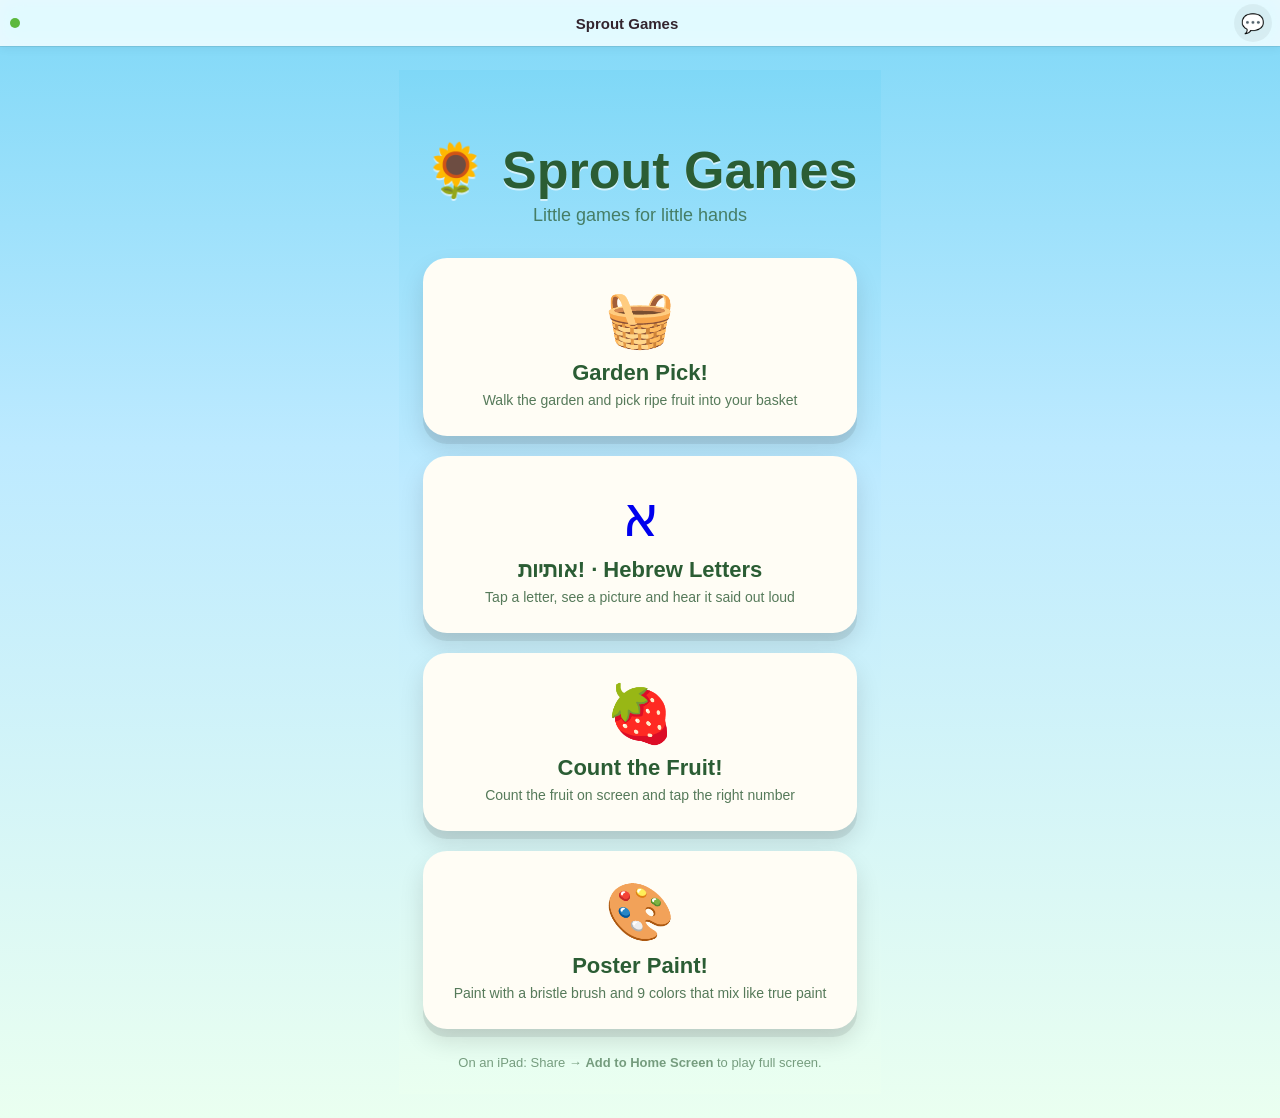
<file: index.html>
<!DOCTYPE html>
<html lang="en">
<head>
<meta charset="utf-8">
<meta name="viewport" content="width=device-width, initial-scale=1, user-scalable=no, viewport-fit=cover">
<meta name="apple-mobile-web-app-capable" content="yes">
<meta name="mobile-web-app-capable" content="yes">
<meta name="apple-mobile-web-app-status-bar-style" content="black-translucent">
<meta name="apple-mobile-web-app-title" content="Sprout">
<meta name="theme-color" content="#7fd8f7">
<link rel="manifest" href="manifest.webmanifest">
<link rel="apple-touch-icon" href="icons/apple-touch-icon.png">
<link rel="stylesheet" href="shared/sprout-ui.css">
<title>Sprout Games</title>
<style>
  * { box-sizing: border-box; }
  html, body {
    margin: 0;
    min-height: 100%;
    font-family: -apple-system, BlinkMacSystemFont, "Segoe UI", Arial, sans-serif;
    background: linear-gradient(180deg, #7fd8f7 0%, #bdeaff 40%, #eafff0 100%);
    display: flex;
    align-items: center;
    justify-content: center;
    padding: calc(var(--sprout-top) + 24px) 24px 24px;
  }
  .wrap {
    max-width: 640px;
    width: 100%;
    text-align: center;
  }
  h1 {
    font-size: clamp(32px, 8vw, 52px);
    margin: 0 0 4px;
    color: #2b5d34;
    text-shadow: 0 2px 0 rgba(255,255,255,0.6);
  }
  p.tagline {
    margin: 0 0 32px;
    color: #2b5d34;
    opacity: 0.75;
    font-size: clamp(15px, 3.5vw, 18px);
  }
  .grid {
    display: grid;
    grid-template-columns: repeat(auto-fit, minmax(230px, 1fr));
    gap: 20px;
  }
  a.card {
    display: block;
    text-decoration: none;
    background: #fffdf5;
    border-radius: 24px;
    padding: 28px 20px;
    box-shadow: 0 8px 0 rgba(0,0,0,0.08), 0 12px 24px rgba(0,0,0,0.12);
    transition: transform 0.15s ease;
  }
  a.card:active {
    transform: translateY(6px);
    box-shadow: 0 2px 0 rgba(0,0,0,0.08), 0 4px 10px rgba(0,0,0,0.12);
  }
  .emoji { font-size: 56px; display: block; margin-bottom: 8px; }
  .card h2 {
    margin: 0 0 6px;
    font-size: 22px;
    color: #2b5d34;
  }
  .card p {
    margin: 0;
    font-size: 14px;
    color: #567a5a;
  }
  p.tip {
    margin: 26px 0 0;
    font-size: 13px;
    color: #2b5d34;
    opacity: 0.6;
  }
</style>
</head>
<body>
  <script>
window.sproutConfig = {
  game: 'hub',
  title: 'Sprout Games',
  accent: '#5cb83e',
  context: () => ({ games: document.querySelectorAll('a.card').length })
};
  </script>
  <script src="shared/sprout-ui.js"></script>
  <div class="wrap">
    <h1>🌻 Sprout Games</h1>
    <p class="tagline">Little games for little hands</p>
    <div class="grid">
      <a class="card" href="games/garden-pick/index.html">
        <span class="emoji">🧺</span>
        <h2>Garden Pick!</h2>
        <p>Walk the garden and pick ripe fruit into your basket</p>
      </a>
      <a class="card" href="games/hebrew-letters/index.html">
        <span class="emoji">א</span>
        <h2>אותיות! · Hebrew Letters</h2>
        <p>Tap a letter, see a picture and hear it said out loud</p>
      </a>
      <a class="card" href="games/count-fruits/index.html">
        <span class="emoji">🍓</span>
        <h2>Count the Fruit!</h2>
        <p>Count the fruit on screen and tap the right number</p>
      </a>
      <a class="card" href="games/poster-paint/index.html">
        <span class="emoji">🎨</span>
        <h2>Poster Paint!</h2>
        <p>Paint with a bristle brush and 9 colors that mix like true paint</p>
      </a>
    </div>
    <p class="tip">On an iPad: Share → <b>Add to Home Screen</b> to play full screen.</p>
  </div>
<script>
if ('serviceWorker' in navigator && location.protocol.startsWith('http')) {
  navigator.serviceWorker.register('sw.js').catch(() => { /* offline support is a bonus */ });
}
</script>
</body>
</html>
</file>
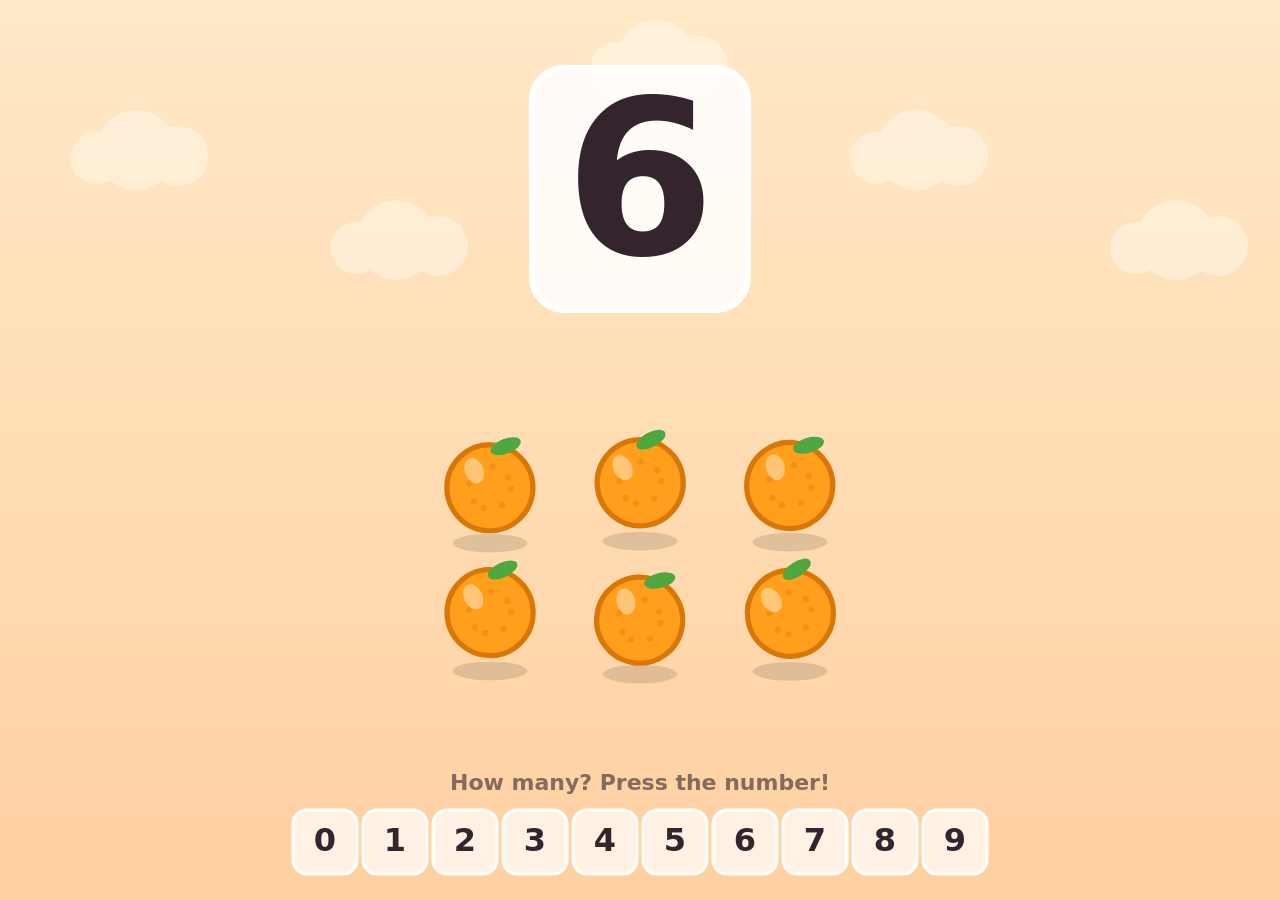
<file: count-fruits/index.html>
<!DOCTYPE html>
<html lang="en">
<head>
<meta charset="utf-8">
<meta name="viewport" content="width=device-width, initial-scale=1, user-scalable=no">
<title>Count the Fruit!</title>
<style>
  html, body {
    margin: 0;
    height: 100%;
    overflow: hidden;
    background: #ffe9c7;
    touch-action: none;
  }
  canvas { display: block; }
</style>
</head>
<body>
<canvas id="game"></canvas>
<script>
const canvas = document.getElementById('game');
const ctx = canvas.getContext('2d');

let W = 0, H = 0;
function resize() {
  const dpr = window.devicePixelRatio || 1;
  W = window.innerWidth;
  H = window.innerHeight;
  canvas.width = W * dpr;
  canvas.height = H * dpr;
  canvas.style.width = W + 'px';
  canvas.style.height = H + 'px';
  ctx.setTransform(dpr, 0, 0, dpr, 0, 0);
}
resize();
window.addEventListener('resize', () => { resize(); layoutFruit(); });

function rand(a, b) { return a + Math.random() * (b - a); }

/* ---------- fruit drawing (all centred on 0,0 with radius ~r) ---------- */
function banana(r) {
  ctx.fillStyle = '#ffd93d';
  ctx.strokeStyle = '#d9a406';
  ctx.lineWidth = r * 0.13;
  ctx.beginPath();
  ctx.moveTo(-r * 0.85, -r * 0.35);
  ctx.quadraticCurveTo(-r * 0.2, r * 1.0, r * 0.9, r * 0.15);
  ctx.quadraticCurveTo(r * 0.2, r * 0.55, -r * 0.55, -r * 0.55);
  ctx.closePath();
  ctx.fill();
  ctx.stroke();
  ctx.fillStyle = '#8a6212';
  ctx.beginPath();
  ctx.ellipse(-r * 0.8, -r * 0.48, r * 0.14, r * 0.1, -0.7, 0, Math.PI * 2);
  ctx.fill();
}

function apple(r) {
  ctx.fillStyle = '#e8342c';
  ctx.strokeStyle = '#b31f1a';
  ctx.lineWidth = r * 0.11;
  ctx.beginPath();
  ctx.moveTo(0, -r * 0.55);
  ctx.bezierCurveTo(-r * 1.15, -r * 1.15, -r * 1.05, r * 0.95, 0, r * 0.9);
  ctx.bezierCurveTo(r * 1.05, r * 0.95, r * 1.15, -r * 1.15, 0, -r * 0.55);
  ctx.fill();
  ctx.stroke();

  ctx.strokeStyle = '#7a4a1f';
  ctx.lineWidth = r * 0.14;
  ctx.lineCap = 'round';
  ctx.beginPath();
  ctx.moveTo(0, -r * 0.6);
  ctx.quadraticCurveTo(r * 0.1, -r * 1.05, r * 0.28, -r * 1.15);
  ctx.stroke();

  ctx.fillStyle = '#4ea83f';
  ctx.beginPath();
  ctx.ellipse(r * 0.42, -r * 0.95, r * 0.32, r * 0.16, -0.5, 0, Math.PI * 2);
  ctx.fill();

  ctx.fillStyle = 'rgba(255,255,255,0.45)';
  ctx.beginPath();
  ctx.ellipse(-r * 0.38, -r * 0.25, r * 0.2, r * 0.32, -0.4, 0, Math.PI * 2);
  ctx.fill();
}

function orange(r) {
  ctx.fillStyle = '#ff9f1c';
  ctx.strokeStyle = '#d97706';
  ctx.lineWidth = r * 0.11;
  ctx.beginPath();
  ctx.arc(0, r * 0.05, r * 0.92, 0, Math.PI * 2);
  ctx.fill();
  ctx.stroke();

  ctx.fillStyle = 'rgba(217,119,6,0.35)';
  for (let i = 0; i < 7; i++) {
    const a = i * 2.4;
    ctx.beginPath();
    ctx.arc(Math.cos(a) * r * 0.45, r * 0.05 + Math.sin(a) * r * 0.45, r * 0.07, 0, Math.PI * 2);
    ctx.fill();
  }

  ctx.fillStyle = '#4ea83f';
  ctx.beginPath();
  ctx.ellipse(r * 0.3, -r * 0.85, r * 0.34, r * 0.16, -0.4, 0, Math.PI * 2);
  ctx.fill();

  ctx.fillStyle = 'rgba(255,255,255,0.4)';
  ctx.beginPath();
  ctx.ellipse(-r * 0.35, -r * 0.3, r * 0.2, r * 0.28, -0.4, 0, Math.PI * 2);
  ctx.fill();
}

function strawberry(r) {
  ctx.fillStyle = '#f0384a';
  ctx.strokeStyle = '#b91c2c';
  ctx.lineWidth = r * 0.1;
  ctx.beginPath();
  ctx.moveTo(0, r);
  ctx.bezierCurveTo(-r * 1.05, r * 0.25, -r * 0.9, -r * 0.75, 0, -r * 0.62);
  ctx.bezierCurveTo(r * 0.9, -r * 0.75, r * 1.05, r * 0.25, 0, r);
  ctx.fill();
  ctx.stroke();

  ctx.fillStyle = '#ffe9a8';
  for (let i = 0; i < 8; i++) {
    const a = -1.4 + i * 0.85;
    const rr = r * (0.2 + (i % 3) * 0.2);
    ctx.beginPath();
    ctx.ellipse(Math.cos(a) * rr, Math.sin(a) * rr * 0.9, r * 0.07, r * 0.045, a, 0, Math.PI * 2);
    ctx.fill();
  }

  ctx.fillStyle = '#4ea83f';
  for (let i = -2; i <= 2; i++) {
    ctx.save();
    ctx.translate(0, -r * 0.6);
    ctx.rotate(i * 0.45);
    ctx.beginPath();
    ctx.ellipse(0, -r * 0.2, r * 0.16, r * 0.36, 0, 0, Math.PI * 2);
    ctx.fill();
    ctx.restore();
  }
  ctx.strokeStyle = '#3f8f34';
  ctx.lineWidth = r * 0.12;
  ctx.lineCap = 'round';
  ctx.beginPath();
  ctx.moveTo(0, -r * 0.7);
  ctx.lineTo(0, -r * 1.15);
  ctx.stroke();
}

function grapes(r) {
  ctx.strokeStyle = '#7a4a1f';
  ctx.lineWidth = r * 0.12;
  ctx.lineCap = 'round';
  ctx.beginPath();
  ctx.moveTo(0, -r * 0.65);
  ctx.lineTo(0, -r * 1.1);
  ctx.stroke();

  ctx.fillStyle = '#4ea83f';
  ctx.beginPath();
  ctx.ellipse(r * 0.36, -r * 0.95, r * 0.3, r * 0.14, -0.5, 0, Math.PI * 2);
  ctx.fill();

  const rows = [3, 3, 2, 1];
  const br = r * 0.3;
  let y = -r * 0.45;
  for (const n of rows) {
    for (let i = 0; i < n; i++) {
      const x = (i - (n - 1) / 2) * br * 1.75;
      ctx.fillStyle = '#8b5cf6';
      ctx.strokeStyle = '#5b21b6';
      ctx.lineWidth = r * 0.07;
      ctx.beginPath();
      ctx.arc(x, y, br, 0, Math.PI * 2);
      ctx.fill();
      ctx.stroke();
      ctx.fillStyle = 'rgba(255,255,255,0.4)';
      ctx.beginPath();
      ctx.arc(x - br * 0.3, y - br * 0.35, br * 0.22, 0, Math.PI * 2);
      ctx.fill();
    }
    y += br * 1.5;
  }
}

const FRUITS = [
  { draw: banana, one: 'banana', many: 'bananas' },
  { draw: apple, one: 'apple', many: 'apples' },
  { draw: orange, one: 'orange', many: 'oranges' },
  { draw: strawberry, one: 'strawberry', many: 'strawberries' },
  { draw: grapes, one: 'grape', many: 'grapes' }
];

/* ---------- sound ---------- */
let audio = null;
function tone(freq, dur, type, delay) {
  try {
    if (!audio) audio = new (window.AudioContext || window.webkitAudioContext)();
    if (audio.state === 'suspended') audio.resume();
    const t0 = audio.currentTime + (delay || 0);
    const osc = audio.createOscillator();
    const gain = audio.createGain();
    osc.type = type || 'sine';
    osc.frequency.setValueAtTime(freq, t0);
    gain.gain.setValueAtTime(0.0001, t0);
    gain.gain.exponentialRampToValueAtTime(0.2, t0 + 0.02);
    gain.gain.exponentialRampToValueAtTime(0.0001, t0 + dur);
    osc.connect(gain).connect(audio.destination);
    osc.start(t0);
    osc.stop(t0 + dur + 0.05);
  } catch (err) { /* no sound, no problem */ }
}
function cheer() {
  [523, 659, 784, 1047].forEach((f, i) => tone(f, 0.22, 'sine', i * 0.09));
}
function nope() {
  tone(200, 0.18, 'triangle');
  tone(160, 0.22, 'triangle', 0.12);
}

/* ---------- game state ---------- */
let target = -1;
let fruit = FRUITS[0];
let items = [];
let stars = 0;
let shake = 0;          // 1 -> 0 after a wrong key
let wrongKey = -1;
let celebrate = 0;      // seconds left of the little party
let confetti = [];
let bornAt = 0;

const FRUIT_TOP = () => H * 0.40;

function layoutFruit() {
  const n = target;
  if (n === 0) { items = []; return; }
  const areaTop = FRUIT_TOP();
  const areaH = H * 0.42;
  const cols = n <= 3 ? n : (n <= 8 ? Math.ceil(n / 2) : 3);
  const rows = Math.ceil(n / cols);
  const cellW = Math.min(W * 0.8 / cols, 150);
  const cellH = Math.min(areaH / rows, 130);
  const r = Math.min(cellW, cellH) * 0.36;

  items = [];
  for (let i = 0; i < n; i++) {
    const row = Math.floor(i / cols);
    const inRow = Math.min(cols, n - row * cols);
    const idx = i - row * cols;
    items.push({
      x: W / 2 + (idx - (inRow - 1) / 2) * cellW,
      y: areaTop + cellH * 0.5 + row * cellH + (rows > 1 ? (areaH - rows * cellH) / 2 : areaH * 0.15),
      r: r,
      seed: Math.random() * 10,
      tilt: rand(-0.18, 0.18),
      pop: i * 0.07
    });
  }
}

function newRound() {
  let n;
  do { n = Math.floor(Math.random() * 10); } while (n === target);
  target = n;
  fruit = FRUITS[Math.floor(Math.random() * FRUITS.length)];
  wrongKey = -1;
  bornAt = performance.now();
  layoutFruit();
}

function answer(n) {
  if (celebrate > 0) return;
  if (n === target) {
    stars++;
    celebrate = 1.1;
    cheer();
    for (let i = 0; i < 70; i++) {
      confetti.push({
        x: W / 2 + rand(-60, 60),
        y: H * 0.25,
        vx: rand(-320, 320),
        vy: rand(-520, -180),
        r: rand(4, 9),
        rot: rand(0, 6.3),
        vr: rand(-8, 8),
        life: 1,
        color: ['#e8342c', '#ffd93d', '#4ea83f', '#8b5cf6', '#ff9f1c', '#38bdf8'][i % 6]
      });
    }
  } else {
    shake = 1;
    wrongKey = n;
    nope();
  }
}

window.addEventListener('keydown', e => {
  if (e.key >= '0' && e.key <= '9') {
    e.preventDefault();
    if (!e.repeat) answer(+e.key);
  }
});

/* ---------- on-screen keypad (also works for taps) ---------- */
function padGeom() {
  const y = H - 90;
  const size = Math.min(64, (W - 40) / 10 - 6);
  const step = size + 6;
  return { y, size, step, x0: W / 2 - (step * 10 - 6) / 2 };
}
canvas.addEventListener('pointerdown', e => {
  const g = padGeom();
  const rect = canvas.getBoundingClientRect();
  const px = e.clientX - rect.left, py = e.clientY - rect.top;
  for (let d = 0; d <= 9; d++) {
    const x = g.x0 + d * g.step;
    if (px >= x && px <= x + g.size && py >= g.y && py <= g.y + g.size) { answer(d); return; }
  }
  if (!audio) tone(880, 0.001);   // unlock audio on first tap
});

/* ---------- drawing ---------- */
function drawBackground(t) {
  const sky = ctx.createLinearGradient(0, 0, 0, H);
  sky.addColorStop(0, '#ffe9c7');
  sky.addColorStop(1, '#ffd0a1');
  ctx.fillStyle = sky;
  ctx.fillRect(0, 0, W, H);

  ctx.fillStyle = 'rgba(255,255,255,0.35)';
  for (let i = 0; i < 6; i++) {
    const x = ((i * 260 + t / 60) % (W + 300)) - 150;
    const y = 60 + (i % 3) * 90;
    ctx.beginPath();
    ctx.arc(x, y, 40, 0, Math.PI * 2);
    ctx.arc(x + 42, y + 6, 30, 0, Math.PI * 2);
    ctx.arc(x - 40, y + 8, 26, 0, Math.PI * 2);
    ctx.fill();
  }
}

function drawNumber(t) {
  const size = Math.min(H * 0.24, W * 0.28);
  const cx = W / 2 + (shake > 0 ? Math.sin(t / 22) * 14 * shake : 0);
  const cy = H * 0.21;
  const pop = Math.min(1, (t - bornAt) / 260);
  const s = celebrate > 0
    ? 1 + Math.sin((1.1 - celebrate) * 12) * 0.08
    : 0.6 + 0.4 * (1 - Math.pow(1 - pop, 3)) + Math.sin(pop * Math.PI) * 0.12;

  ctx.save();
  ctx.translate(cx, cy);
  ctx.scale(s, s);

  const w = size * 1.0, h = size * 1.12;
  ctx.fillStyle = shake > 0 ? 'rgba(255,220,220,0.95)' : 'rgba(255,255,255,0.85)';
  ctx.strokeStyle = shake > 0 ? '#e8342c' : '#fff';
  ctx.lineWidth = 6;
  ctx.beginPath();
  ctx.roundRect(-w / 2, -h / 2, w, h, 32);
  ctx.fill();
  ctx.stroke();

  ctx.font = 'bold ' + Math.round(size) + 'px system-ui, sans-serif';
  ctx.textAlign = 'center';
  ctx.textBaseline = 'middle';
  ctx.fillStyle = '#33242e';
  ctx.fillText(String(target), 0, size * 0.04);
  ctx.restore();
}

function drawItems(t) {
  items.forEach((it, i) => {
    const age = (t - bornAt) / 1000 - it.pop;
    if (age < 0) return;
    const grow = Math.min(1, age / 0.28);
    const s = 0.3 + 0.7 * (1 - Math.pow(1 - grow, 3)) + Math.sin(grow * Math.PI) * 0.2;
    const hop = celebrate > 0 ? Math.abs(Math.sin(t / 110 + i)) * -18 : Math.sin(t / 620 + it.seed) * 4;
    ctx.save();
    ctx.translate(it.x, it.y + hop);

    ctx.globalAlpha = 0.12;
    ctx.fillStyle = '#000';
    ctx.beginPath();
    ctx.ellipse(0, it.r * 1.25 - hop * 0.6, it.r * 0.8, it.r * 0.2, 0, 0, Math.PI * 2);
    ctx.fill();
    ctx.globalAlpha = 1;

    ctx.rotate(it.tilt + Math.sin(t / 700 + it.seed) * 0.05);
    ctx.scale(s, s);
    fruit.draw(it.r);
    ctx.restore();
  });

  if (target === 0) {
    // an empty plate, so "zero" has something to look at
    const cx = W / 2, cy = FRUIT_TOP() + H * 0.14;
    ctx.fillStyle = 'rgba(255,255,255,0.8)';
    ctx.strokeStyle = '#e0b184';
    ctx.lineWidth = 5;
    ctx.beginPath();
    ctx.ellipse(cx, cy, 105, 34, 0, 0, Math.PI * 2);
    ctx.fill();
    ctx.stroke();
    ctx.beginPath();
    ctx.ellipse(cx, cy, 72, 21, 0, 0, Math.PI * 2);
    ctx.stroke();
  }
}

function drawStars() {
  const n = Math.min(stars, 10);
  for (let i = 0; i < n; i++) {
    const x = 34 + i * 34, y = 34;
    ctx.save();
    ctx.translate(x, y);
    ctx.fillStyle = '#ffd93d';
    ctx.strokeStyle = '#e0a800';
    ctx.lineWidth = 2;
    ctx.beginPath();
    for (let k = 0; k < 10; k++) {
      const rr = k % 2 ? 6 : 14;
      const a = -Math.PI / 2 + (k * Math.PI) / 5;
      const fn = k ? 'lineTo' : 'moveTo';
      ctx[fn](Math.cos(a) * rr, Math.sin(a) * rr);
    }
    ctx.closePath();
    ctx.fill();
    ctx.stroke();
    ctx.restore();
  }
  if (stars > 10) {
    ctx.fillStyle = '#33242e';
    ctx.font = 'bold 20px system-ui, sans-serif';
    ctx.textAlign = 'left';
    ctx.textBaseline = 'middle';
    ctx.fillText('+' + (stars - 10), 34 + 10 * 34 - 12, 34);
  }
}

function drawPad(t) {
  const g = padGeom();
  ctx.textAlign = 'center';
  ctx.textBaseline = 'middle';
  for (let d = 0; d <= 9; d++) {
    const x = g.x0 + d * g.step;
    const bad = wrongKey === d && shake > 0;
    ctx.fillStyle = bad ? 'rgba(232,52,44,0.85)' : 'rgba(255,255,255,0.7)';
    ctx.strokeStyle = bad ? '#b31f1a' : 'rgba(255,255,255,0.95)';
    ctx.lineWidth = 3;
    ctx.beginPath();
    ctx.roundRect(x, g.y, g.size, g.size, 14);
    ctx.fill();
    ctx.stroke();
    ctx.fillStyle = bad ? '#fff' : '#33242e';
    ctx.font = 'bold ' + Math.round(g.size * 0.5) + 'px system-ui, sans-serif';
    ctx.fillText(String(d), x + g.size / 2, g.y + g.size / 2 + 1);
  }
}

function drawHint() {
  ctx.fillStyle = 'rgba(51,36,46,0.6)';
  ctx.font = 'bold 22px system-ui, sans-serif';
  ctx.textAlign = 'center';
  ctx.textBaseline = 'alphabetic';
  const msg = celebrate > 0
    ? 'Yes!  ' + target + ' ' + (target === 1 ? fruit.one : fruit.many) + '!'
    : 'How many? Press the number!';
  ctx.fillText(msg, W / 2, H - 110);
}

/* ---------- loop ---------- */
let last = performance.now();
function loop(now) {
  const dt = Math.min((now - last) / 1000, 0.05);
  last = now;

  if (shake > 0) shake = Math.max(0, shake - dt * 2.2);
  if (celebrate > 0) {
    celebrate -= dt;
    if (celebrate <= 0) { celebrate = 0; newRound(); }
  }

  for (let i = confetti.length - 1; i >= 0; i--) {
    const c = confetti[i];
    c.x += c.vx * dt;
    c.y += c.vy * dt;
    c.vy += 900 * dt;
    c.rot += c.vr * dt;
    c.life -= dt * 0.5;
    if (c.life <= 0 || c.y > H + 40) confetti.splice(i, 1);
  }

  drawBackground(now);
  drawNumber(now);
  drawItems(now);
  drawStars();
  drawHint();
  drawPad(now);

  for (const c of confetti) {
    ctx.save();
    ctx.globalAlpha = Math.max(0, Math.min(1, c.life));
    ctx.translate(c.x, c.y);
    ctx.rotate(c.rot);
    ctx.fillStyle = c.color;
    ctx.fillRect(-c.r / 2, -c.r / 2, c.r, c.r * 1.6);
    ctx.restore();
  }
  ctx.globalAlpha = 1;

  requestAnimationFrame(loop);
}

newRound();
requestAnimationFrame(loop);
</script>
</body>
</html>
</file>
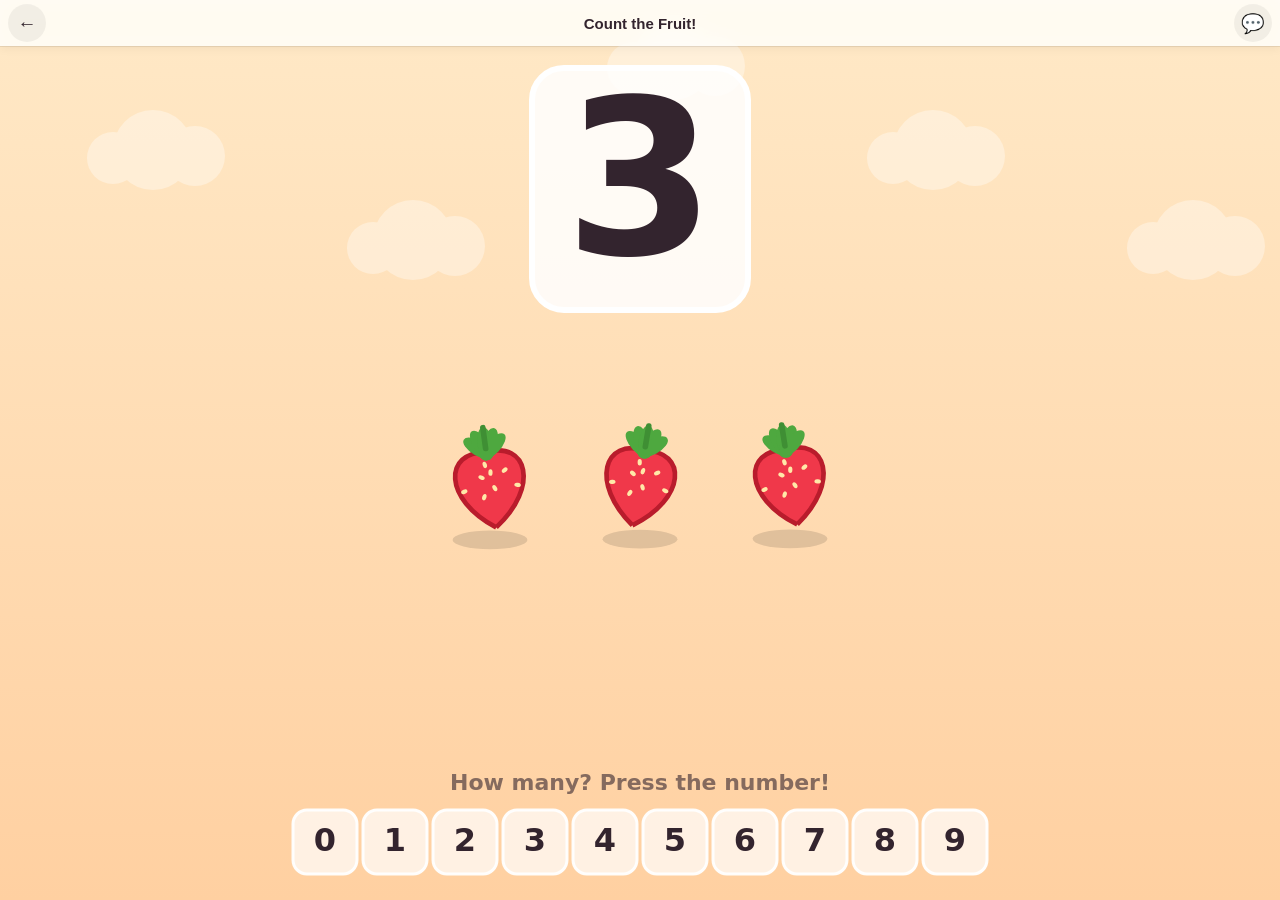
<file: games/count-fruits/index.html>
<!DOCTYPE html>
<html lang="en">
<head>
<meta charset="utf-8">
<meta name="viewport" content="width=device-width, initial-scale=1, maximum-scale=1, minimum-scale=1, user-scalable=no, viewport-fit=cover">
<meta name="apple-mobile-web-app-capable" content="yes">
<meta name="mobile-web-app-capable" content="yes">
<meta name="apple-mobile-web-app-status-bar-style" content="black-translucent">
<meta name="apple-mobile-web-app-title" content="Sprout">
<meta name="theme-color" content="#ffe9c7">
<link rel="manifest" href="../../manifest.webmanifest">
<link rel="apple-touch-icon" href="../../icons/apple-touch-icon.png">
<link rel="stylesheet" href="../../shared/sprout-ui.css">
<title>Count the Fruit!</title>
<style>
  html, body {
    margin: 0;
    height: 100%;
    overflow: hidden;
    overscroll-behavior: none;
    background: #ffe9c7;
    touch-action: none;
    -webkit-user-select: none;
    user-select: none;
    -webkit-touch-callout: none;
  }
  canvas { display: block; touch-action: none; -webkit-tap-highlight-color: transparent; }
</style>
</head>
<body>
<script>
window.sproutConfig = {
  game: 'count-fruits',
  title: 'Count the Fruit!',
  home: '../../index.html',
  accent: '#ff922b',
  context: () => ({
    answer: target,
    fruit: fruit && fruit.name,
    onScreen: items.length,
    stars: stars,
    lastWrongKey: wrongKey < 0 ? null : wrongKey
  })
};
</script>
<script src="../../shared/sprout-ui.js"></script>
<canvas id="game"></canvas>
<script>
const canvas = document.getElementById('game');
const ctx = canvas.getContext('2d');

let W = 0, H = 0;
function resize() {
  const dpr = window.devicePixelRatio || 1;
  W = window.innerWidth;
  H = window.innerHeight;
  canvas.width = W * dpr;
  canvas.height = H * dpr;
  canvas.style.width = W + 'px';
  canvas.style.height = H + 'px';
  ctx.setTransform(dpr, 0, 0, dpr, 0, 0);
}
resize();
function handleResize() { resize(); layoutFruit(); }
window.addEventListener('resize', handleResize);
window.addEventListener('orientationchange', handleResize);
if (window.visualViewport) window.visualViewport.addEventListener('resize', handleResize);
document.addEventListener('touchmove', e => e.preventDefault(), { passive: false });

function rand(a, b) { return a + Math.random() * (b - a); }

/* ---------- fruit drawing (all centred on 0,0 with radius ~r) ---------- */
function banana(r) {
  ctx.fillStyle = '#ffd93d';
  ctx.strokeStyle = '#d9a406';
  ctx.lineWidth = r * 0.13;
  ctx.beginPath();
  ctx.moveTo(-r * 0.85, -r * 0.35);
  ctx.quadraticCurveTo(-r * 0.2, r * 1.0, r * 0.9, r * 0.15);
  ctx.quadraticCurveTo(r * 0.2, r * 0.55, -r * 0.55, -r * 0.55);
  ctx.closePath();
  ctx.fill();
  ctx.stroke();
  ctx.fillStyle = '#8a6212';
  ctx.beginPath();
  ctx.ellipse(-r * 0.8, -r * 0.48, r * 0.14, r * 0.1, -0.7, 0, Math.PI * 2);
  ctx.fill();
}

function apple(r) {
  ctx.fillStyle = '#e8342c';
  ctx.strokeStyle = '#b31f1a';
  ctx.lineWidth = r * 0.11;
  ctx.beginPath();
  ctx.moveTo(0, -r * 0.55);
  ctx.bezierCurveTo(-r * 1.15, -r * 1.15, -r * 1.05, r * 0.95, 0, r * 0.9);
  ctx.bezierCurveTo(r * 1.05, r * 0.95, r * 1.15, -r * 1.15, 0, -r * 0.55);
  ctx.fill();
  ctx.stroke();

  ctx.strokeStyle = '#7a4a1f';
  ctx.lineWidth = r * 0.14;
  ctx.lineCap = 'round';
  ctx.beginPath();
  ctx.moveTo(0, -r * 0.6);
  ctx.quadraticCurveTo(r * 0.1, -r * 1.05, r * 0.28, -r * 1.15);
  ctx.stroke();

  ctx.fillStyle = '#4ea83f';
  ctx.beginPath();
  ctx.ellipse(r * 0.42, -r * 0.95, r * 0.32, r * 0.16, -0.5, 0, Math.PI * 2);
  ctx.fill();

  ctx.fillStyle = 'rgba(255,255,255,0.45)';
  ctx.beginPath();
  ctx.ellipse(-r * 0.38, -r * 0.25, r * 0.2, r * 0.32, -0.4, 0, Math.PI * 2);
  ctx.fill();
}

function orange(r) {
  ctx.fillStyle = '#ff9f1c';
  ctx.strokeStyle = '#d97706';
  ctx.lineWidth = r * 0.11;
  ctx.beginPath();
  ctx.arc(0, r * 0.05, r * 0.92, 0, Math.PI * 2);
  ctx.fill();
  ctx.stroke();

  ctx.fillStyle = 'rgba(217,119,6,0.35)';
  for (let i = 0; i < 7; i++) {
    const a = i * 2.4;
    ctx.beginPath();
    ctx.arc(Math.cos(a) * r * 0.45, r * 0.05 + Math.sin(a) * r * 0.45, r * 0.07, 0, Math.PI * 2);
    ctx.fill();
  }

  ctx.fillStyle = '#4ea83f';
  ctx.beginPath();
  ctx.ellipse(r * 0.3, -r * 0.85, r * 0.34, r * 0.16, -0.4, 0, Math.PI * 2);
  ctx.fill();

  ctx.fillStyle = 'rgba(255,255,255,0.4)';
  ctx.beginPath();
  ctx.ellipse(-r * 0.35, -r * 0.3, r * 0.2, r * 0.28, -0.4, 0, Math.PI * 2);
  ctx.fill();
}

function strawberry(r) {
  ctx.fillStyle = '#f0384a';
  ctx.strokeStyle = '#b91c2c';
  ctx.lineWidth = r * 0.1;
  ctx.beginPath();
  ctx.moveTo(0, r);
  ctx.bezierCurveTo(-r * 1.05, r * 0.25, -r * 0.9, -r * 0.75, 0, -r * 0.62);
  ctx.bezierCurveTo(r * 0.9, -r * 0.75, r * 1.05, r * 0.25, 0, r);
  ctx.fill();
  ctx.stroke();

  ctx.fillStyle = '#ffe9a8';
  for (let i = 0; i < 8; i++) {
    const a = -1.4 + i * 0.85;
    const rr = r * (0.2 + (i % 3) * 0.2);
    ctx.beginPath();
    ctx.ellipse(Math.cos(a) * rr, Math.sin(a) * rr * 0.9, r * 0.07, r * 0.045, a, 0, Math.PI * 2);
    ctx.fill();
  }

  ctx.fillStyle = '#4ea83f';
  for (let i = -2; i <= 2; i++) {
    ctx.save();
    ctx.translate(0, -r * 0.6);
    ctx.rotate(i * 0.45);
    ctx.beginPath();
    ctx.ellipse(0, -r * 0.2, r * 0.16, r * 0.36, 0, 0, Math.PI * 2);
    ctx.fill();
    ctx.restore();
  }
  ctx.strokeStyle = '#3f8f34';
  ctx.lineWidth = r * 0.12;
  ctx.lineCap = 'round';
  ctx.beginPath();
  ctx.moveTo(0, -r * 0.7);
  ctx.lineTo(0, -r * 1.15);
  ctx.stroke();
}

function grapes(r) {
  ctx.strokeStyle = '#7a4a1f';
  ctx.lineWidth = r * 0.12;
  ctx.lineCap = 'round';
  ctx.beginPath();
  ctx.moveTo(0, -r * 0.65);
  ctx.lineTo(0, -r * 1.1);
  ctx.stroke();

  ctx.fillStyle = '#4ea83f';
  ctx.beginPath();
  ctx.ellipse(r * 0.36, -r * 0.95, r * 0.3, r * 0.14, -0.5, 0, Math.PI * 2);
  ctx.fill();

  const rows = [3, 3, 2, 1];
  const br = r * 0.3;
  let y = -r * 0.45;
  for (const n of rows) {
    for (let i = 0; i < n; i++) {
      const x = (i - (n - 1) / 2) * br * 1.75;
      ctx.fillStyle = '#8b5cf6';
      ctx.strokeStyle = '#5b21b6';
      ctx.lineWidth = r * 0.07;
      ctx.beginPath();
      ctx.arc(x, y, br, 0, Math.PI * 2);
      ctx.fill();
      ctx.stroke();
      ctx.fillStyle = 'rgba(255,255,255,0.4)';
      ctx.beginPath();
      ctx.arc(x - br * 0.3, y - br * 0.35, br * 0.22, 0, Math.PI * 2);
      ctx.fill();
    }
    y += br * 1.5;
  }
}

const FRUITS = [
  { draw: banana, one: 'banana', many: 'bananas' },
  { draw: apple, one: 'apple', many: 'apples' },
  { draw: orange, one: 'orange', many: 'oranges' },
  { draw: strawberry, one: 'strawberry', many: 'strawberries' },
  { draw: grapes, one: 'grape', many: 'grapes' }
];

/* ---------- sound ---------- */
let audio = null;
function tone(freq, dur, type, delay) {
  try {
    if (!audio) audio = new (window.AudioContext || window.webkitAudioContext)();
    if (audio.state === 'suspended') audio.resume();
    const t0 = audio.currentTime + (delay || 0);
    const osc = audio.createOscillator();
    const gain = audio.createGain();
    osc.type = type || 'sine';
    osc.frequency.setValueAtTime(freq, t0);
    gain.gain.setValueAtTime(0.0001, t0);
    gain.gain.exponentialRampToValueAtTime(0.2, t0 + 0.02);
    gain.gain.exponentialRampToValueAtTime(0.0001, t0 + dur);
    osc.connect(gain).connect(audio.destination);
    osc.start(t0);
    osc.stop(t0 + dur + 0.05);
  } catch (err) { /* no sound, no problem */ }
}
function cheer() {
  [523, 659, 784, 1047].forEach((f, i) => tone(f, 0.22, 'sine', i * 0.09));
}
function nope() {
  tone(200, 0.18, 'triangle');
  tone(160, 0.22, 'triangle', 0.12);
}

/* ---------- game state ---------- */
let target = -1;
let fruit = FRUITS[0];
let items = [];
let stars = 0;
let shake = 0;          // 1 -> 0 after a wrong key
let wrongKey = -1;
let celebrate = 0;      // seconds left of the little party
let confetti = [];
let bornAt = 0;

const FRUIT_TOP = () => H * 0.40;

function layoutFruit() {
  const n = target;
  if (n === 0) { items = []; return; }
  const areaTop = FRUIT_TOP();
  const areaH = H * 0.42;
  const cols = n <= 3 ? n : (n <= 8 ? Math.ceil(n / 2) : 3);
  const rows = Math.ceil(n / cols);
  const cellW = Math.min(W * 0.8 / cols, 150);
  const cellH = Math.min(areaH / rows, 130);
  const r = Math.min(cellW, cellH) * 0.36;

  items = [];
  for (let i = 0; i < n; i++) {
    const row = Math.floor(i / cols);
    const inRow = Math.min(cols, n - row * cols);
    const idx = i - row * cols;
    items.push({
      x: W / 2 + (idx - (inRow - 1) / 2) * cellW,
      y: areaTop + cellH * 0.5 + row * cellH + (rows > 1 ? (areaH - rows * cellH) / 2 : areaH * 0.15),
      r: r,
      seed: Math.random() * 10,
      tilt: rand(-0.18, 0.18),
      pop: i * 0.07
    });
  }
}

function newRound() {
  let n;
  do { n = Math.floor(Math.random() * 10); } while (n === target);
  target = n;
  fruit = FRUITS[Math.floor(Math.random() * FRUITS.length)];
  wrongKey = -1;
  bornAt = performance.now();
  layoutFruit();
}

function answer(n) {
  if (celebrate > 0) return;
  if (n === target) {
    stars++;
    celebrate = 1.1;
    cheer();
    for (let i = 0; i < 70; i++) {
      confetti.push({
        x: W / 2 + rand(-60, 60),
        y: H * 0.25,
        vx: rand(-320, 320),
        vy: rand(-520, -180),
        r: rand(4, 9),
        rot: rand(0, 6.3),
        vr: rand(-8, 8),
        life: 1,
        color: ['#e8342c', '#ffd93d', '#4ea83f', '#8b5cf6', '#ff9f1c', '#38bdf8'][i % 6]
      });
    }
  } else {
    shake = 1;
    wrongKey = n;
    nope();
  }
}

window.addEventListener('keydown', e => {
  if (e.key >= '0' && e.key <= '9') {
    e.preventDefault();
    if (!e.repeat) answer(+e.key);
  }
});

/* ---------- on-screen keypad (also works for taps) ---------- */
function padGeom() {
  const y = H - 90;
  const size = Math.min(64, (W - 40) / 10 - 6);
  const step = size + 6;
  return { y, size, step, x0: W / 2 - (step * 10 - 6) / 2 };
}
canvas.addEventListener('pointerdown', e => {
  const g = padGeom();
  const rect = canvas.getBoundingClientRect();
  const px = e.clientX - rect.left, py = e.clientY - rect.top;
  const pad = 8;
  for (let d = 0; d <= 9; d++) {
    const x = g.x0 + d * g.step;
    if (px >= x - pad && px <= x + g.size + pad && py >= g.y - pad && py <= g.y + g.size + pad) { answer(d); return; }
  }
  if (!audio) tone(880, 0.001);   // unlock audio on first tap
});

/* ---------- drawing ---------- */
function drawBackground(t) {
  const sky = ctx.createLinearGradient(0, 0, 0, H);
  sky.addColorStop(0, '#ffe9c7');
  sky.addColorStop(1, '#ffd0a1');
  ctx.fillStyle = sky;
  ctx.fillRect(0, 0, W, H);

  ctx.fillStyle = 'rgba(255,255,255,0.35)';
  for (let i = 0; i < 6; i++) {
    const x = ((i * 260 + t / 60) % (W + 300)) - 150;
    const y = 60 + (i % 3) * 90;
    ctx.beginPath();
    ctx.arc(x, y, 40, 0, Math.PI * 2);
    ctx.arc(x + 42, y + 6, 30, 0, Math.PI * 2);
    ctx.arc(x - 40, y + 8, 26, 0, Math.PI * 2);
    ctx.fill();
  }
}

function drawNumber(t) {
  const size = Math.min(H * 0.24, W * 0.28);
  const cx = W / 2 + (shake > 0 ? Math.sin(t / 22) * 14 * shake : 0);
  const cy = H * 0.21;
  const pop = Math.min(1, (t - bornAt) / 260);
  const s = celebrate > 0
    ? 1 + Math.sin((1.1 - celebrate) * 12) * 0.08
    : 0.6 + 0.4 * (1 - Math.pow(1 - pop, 3)) + Math.sin(pop * Math.PI) * 0.12;

  ctx.save();
  ctx.translate(cx, cy);
  ctx.scale(s, s);

  const w = size * 1.0, h = size * 1.12;
  ctx.fillStyle = shake > 0 ? 'rgba(255,220,220,0.95)' : 'rgba(255,255,255,0.85)';
  ctx.strokeStyle = shake > 0 ? '#e8342c' : '#fff';
  ctx.lineWidth = 6;
  ctx.beginPath();
  ctx.roundRect(-w / 2, -h / 2, w, h, 32);
  ctx.fill();
  ctx.stroke();

  ctx.font = 'bold ' + Math.round(size) + 'px system-ui, sans-serif';
  ctx.textAlign = 'center';
  ctx.textBaseline = 'middle';
  ctx.fillStyle = '#33242e';
  ctx.fillText(String(target), 0, size * 0.04);
  ctx.restore();
}

function drawItems(t) {
  items.forEach((it, i) => {
    const age = (t - bornAt) / 1000 - it.pop;
    if (age < 0) return;
    const grow = Math.min(1, age / 0.28);
    const s = 0.3 + 0.7 * (1 - Math.pow(1 - grow, 3)) + Math.sin(grow * Math.PI) * 0.2;
    const hop = celebrate > 0 ? Math.abs(Math.sin(t / 110 + i)) * -18 : Math.sin(t / 620 + it.seed) * 4;
    ctx.save();
    ctx.translate(it.x, it.y + hop);

    ctx.globalAlpha = 0.12;
    ctx.fillStyle = '#000';
    ctx.beginPath();
    ctx.ellipse(0, it.r * 1.25 - hop * 0.6, it.r * 0.8, it.r * 0.2, 0, 0, Math.PI * 2);
    ctx.fill();
    ctx.globalAlpha = 1;

    ctx.rotate(it.tilt + Math.sin(t / 700 + it.seed) * 0.05);
    ctx.scale(s, s);
    fruit.draw(it.r);
    ctx.restore();
  });

  if (target === 0) {
    // an empty plate, so "zero" has something to look at
    const cx = W / 2, cy = FRUIT_TOP() + H * 0.14;
    ctx.fillStyle = 'rgba(255,255,255,0.8)';
    ctx.strokeStyle = '#e0b184';
    ctx.lineWidth = 5;
    ctx.beginPath();
    ctx.ellipse(cx, cy, 105, 34, 0, 0, Math.PI * 2);
    ctx.fill();
    ctx.stroke();
    ctx.beginPath();
    ctx.ellipse(cx, cy, 72, 21, 0, 0, Math.PI * 2);
    ctx.stroke();
  }
}

function navTop() {
  const nav = document.querySelector('.sprout-nav');
  return nav ? nav.getBoundingClientRect().height : 0;
}

function drawStars() {
  const n = Math.min(stars, 10);
  const top = navTop() + 14;
  for (let i = 0; i < n; i++) {
    const x = 34 + i * 34, y = top;
    ctx.save();
    ctx.translate(x, y);
    ctx.fillStyle = '#ffd93d';
    ctx.strokeStyle = '#e0a800';
    ctx.lineWidth = 2;
    ctx.beginPath();
    for (let k = 0; k < 10; k++) {
      const rr = k % 2 ? 6 : 14;
      const a = -Math.PI / 2 + (k * Math.PI) / 5;
      const fn = k ? 'lineTo' : 'moveTo';
      ctx[fn](Math.cos(a) * rr, Math.sin(a) * rr);
    }
    ctx.closePath();
    ctx.fill();
    ctx.stroke();
    ctx.restore();
  }
  if (stars > 10) {
    ctx.fillStyle = '#33242e';
    ctx.font = 'bold 20px system-ui, sans-serif';
    ctx.textAlign = 'left';
    ctx.textBaseline = 'middle';
    ctx.fillText('+' + (stars - 10), 34 + 10 * 34 - 12, top);
  }
}

function drawPad(t) {
  const g = padGeom();
  ctx.textAlign = 'center';
  ctx.textBaseline = 'middle';
  for (let d = 0; d <= 9; d++) {
    const x = g.x0 + d * g.step;
    const bad = wrongKey === d && shake > 0;
    ctx.fillStyle = bad ? 'rgba(232,52,44,0.85)' : 'rgba(255,255,255,0.7)';
    ctx.strokeStyle = bad ? '#b31f1a' : 'rgba(255,255,255,0.95)';
    ctx.lineWidth = 3;
    ctx.beginPath();
    ctx.roundRect(x, g.y, g.size, g.size, 14);
    ctx.fill();
    ctx.stroke();
    ctx.fillStyle = bad ? '#fff' : '#33242e';
    ctx.font = 'bold ' + Math.round(g.size * 0.5) + 'px system-ui, sans-serif';
    ctx.fillText(String(d), x + g.size / 2, g.y + g.size / 2 + 1);
  }
}

function drawHint() {
  ctx.fillStyle = 'rgba(51,36,46,0.6)';
  ctx.font = 'bold 22px system-ui, sans-serif';
  ctx.textAlign = 'center';
  ctx.textBaseline = 'alphabetic';
  const msg = celebrate > 0
    ? 'Yes!  ' + target + ' ' + (target === 1 ? fruit.one : fruit.many) + '!'
    : 'How many? Press the number!';
  ctx.fillText(msg, W / 2, H - 110);
}

/* ---------- loop ---------- */
let last = performance.now();
function loop(now) {
  const dt = Math.min((now - last) / 1000, 0.05);
  last = now;

  if (shake > 0) shake = Math.max(0, shake - dt * 2.2);
  if (celebrate > 0) {
    celebrate -= dt;
    if (celebrate <= 0) { celebrate = 0; newRound(); }
  }

  for (let i = confetti.length - 1; i >= 0; i--) {
    const c = confetti[i];
    c.x += c.vx * dt;
    c.y += c.vy * dt;
    c.vy += 900 * dt;
    c.rot += c.vr * dt;
    c.life -= dt * 0.5;
    if (c.life <= 0 || c.y > H + 40) confetti.splice(i, 1);
  }

  drawBackground(now);
  drawNumber(now);
  drawItems(now);
  drawStars();
  drawHint();
  drawPad(now);

  for (const c of confetti) {
    ctx.save();
    ctx.globalAlpha = Math.max(0, Math.min(1, c.life));
    ctx.translate(c.x, c.y);
    ctx.rotate(c.rot);
    ctx.fillStyle = c.color;
    ctx.fillRect(-c.r / 2, -c.r / 2, c.r, c.r * 1.6);
    ctx.restore();
  }
  ctx.globalAlpha = 1;

  requestAnimationFrame(loop);
}

newRound();
requestAnimationFrame(loop);

/* keep the whole app offline-ready when it is installed to the home screen */
if ('serviceWorker' in navigator && location.protocol.startsWith('http')) {
  navigator.serviceWorker.register('../../sw.js').catch(() => { /* offline support is a bonus */ });
}
</script>
</body>
</html>
</file>
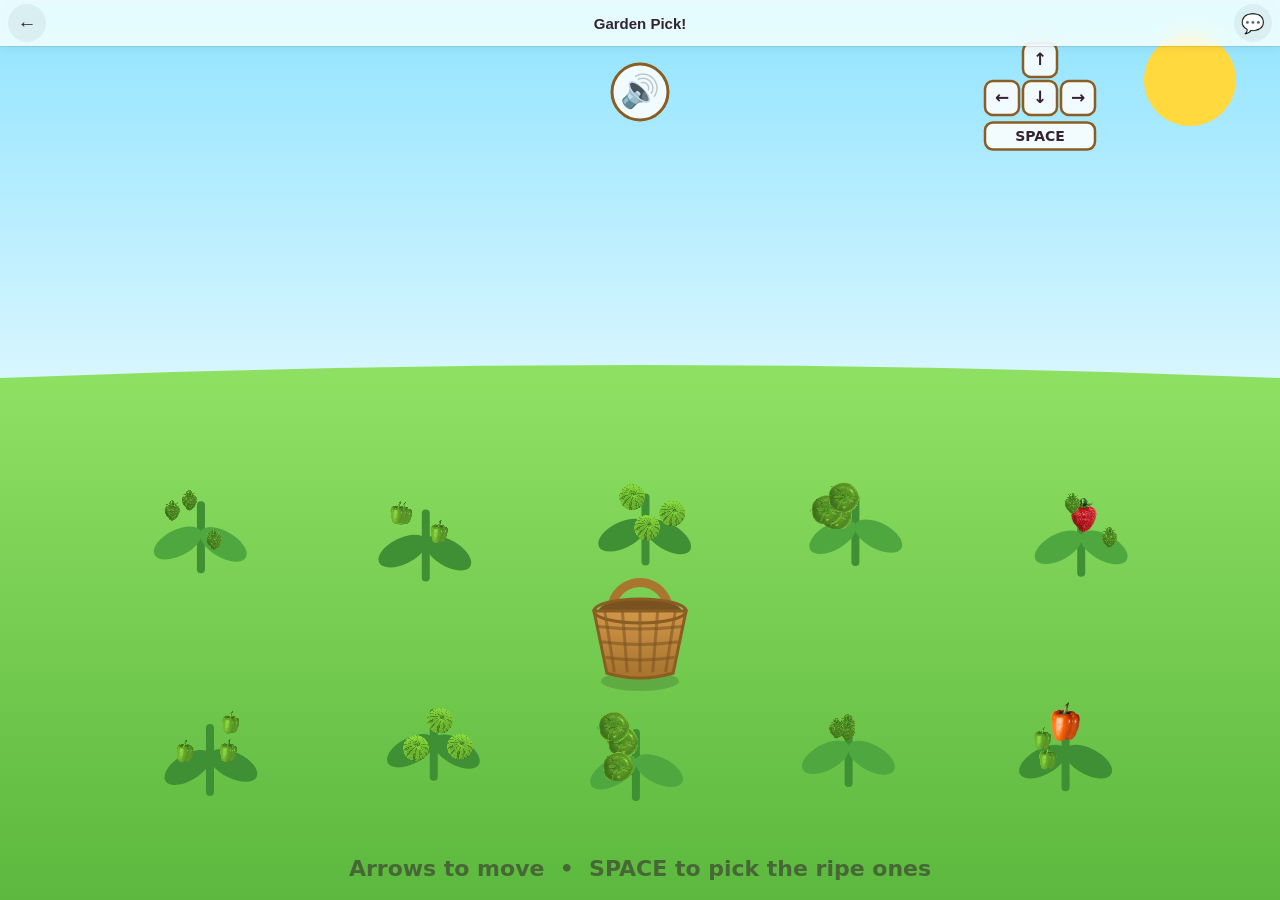
<file: games/garden-pick/index.html>
<!DOCTYPE html>
<html lang="en">
<head>
<meta charset="utf-8">
<meta name="viewport" content="width=device-width, initial-scale=1, maximum-scale=1, minimum-scale=1, user-scalable=no, viewport-fit=cover">
<meta name="apple-mobile-web-app-capable" content="yes">
<meta name="mobile-web-app-capable" content="yes">
<meta name="apple-mobile-web-app-status-bar-style" content="black-translucent">
<meta name="apple-mobile-web-app-title" content="Sprout">
<meta name="theme-color" content="#7fd8f7">
<link rel="manifest" href="../../manifest.webmanifest">
<link rel="apple-touch-icon" href="../../icons/apple-touch-icon.png">
<link rel="stylesheet" href="../../shared/sprout-ui.css">
<title>Garden Pick!</title>
<style>
  html, body {
    margin: 0;
    height: 100%;
    overflow: hidden;
    overscroll-behavior: none;
    background: #7fd8f7;
    touch-action: none;
    -webkit-user-select: none;
    user-select: none;
    -webkit-touch-callout: none;
  }
  canvas { display: block; touch-action: none; -webkit-tap-highlight-color: transparent; }
  body { --sat: env(safe-area-inset-top, 0px); --sab: env(safe-area-inset-bottom, 0px); }
</style>
</head>
<body>
<script>
window.sproutConfig = {
  game: 'garden-pick',
  title: 'Garden Pick!',
  home: '../../index.html',
  accent: '#5cb83e',
  context: () => ({
    picked: collected.length,
    pickedByCrop: CROPS.reduce((acc, c, i) => (acc[c.id] = collected.filter(x => x.cropIdx === i).length, acc), {}),
    ripeOnScreen: plants.reduce((n, p) => n + p.produce.filter(x => x.ripe && !x.picked).length, 0),
    showcaseOpen: !!showcase,
    controls: isTouch ? 'joystick' : 'keyboard'
  })
};
</script>
<script src="../../shared/sprout-ui.js"></script>
<canvas id="game"></canvas>
<script>
const canvas = document.getElementById('game');
const ctx = canvas.getContext('2d');

let W = 0, H = 0, grassTop = 0;
const SPEAKER = { x: 50, y: 50, r: 28 };
let safeTop = 0, safeBottom = 0;
function readSafeArea() {
  const cs = getComputedStyle(document.body);
  const nav = document.querySelector('.sprout-nav');
  // the shared stripe already includes the safe-area inset in its height
  safeTop = nav ? nav.getBoundingClientRect().height : (parseFloat(cs.getPropertyValue('--sat')) || 0);
  safeBottom = parseFloat(cs.getPropertyValue('--sab')) || 0;
}
function updateSpeakerPos() { SPEAKER.x = W / 2; SPEAKER.y = safeTop + 46; }

/* on-screen controls for touch; positioned by updateTouchControlPos() on every resize */
const JOY = { homeX: 0, homeY: 0, x: 0, y: 0, r: 74, knobR: 32, kx: 0, ky: 0, dx: 0, dy: 0, id: null };
const PICK_BTN = { x: 0, y: 0, r: 54, id: null, flash: 0 };

function updateTouchControlPos() {
  JOY.homeX = JOY.r + 26;
  JOY.homeY = H - safeBottom - JOY.r - 26;
  if (JOY.id === null) { JOY.x = JOY.homeX; JOY.y = JOY.homeY; }
  PICK_BTN.x = W - PICK_BTN.r - 26;
  PICK_BTN.y = H - safeBottom - PICK_BTN.r - 26;
}


function resize() {
  const dpr = window.devicePixelRatio || 1;
  W = window.innerWidth;
  H = window.innerHeight;
  grassTop = H * 0.42;
  canvas.width = W * dpr;
  canvas.height = H * dpr;
  canvas.style.width = W + 'px';
  canvas.style.height = H + 'px';
  ctx.setTransform(dpr, 0, 0, dpr, 0, 0);
  readSafeArea();
  updateSpeakerPos();
  updateTouchControlPos();
}
resize();
function handleResize() { resize(); layoutGarden(); }
window.addEventListener('resize', handleResize);
window.addEventListener('orientationchange', handleResize);
if (window.visualViewport) window.visualViewport.addEventListener('resize', handleResize);
document.addEventListener('touchmove', e => e.preventDefault(), { passive: false });

const BW = 46;              // basket half-width
const BH = 34;              // basket half-height
const SPEED = 170;          // pixels per second — gentle for little hands
const PICK_RANGE = 105;     // how close the basket must be

const basket = { x: 0, y: 0, tilt: 0 };
let plants = [];
let collected = [];         // every picked item, in order: { cropIdx, born }
let pile = [];              // the few riding inside the basket
let pops = [];              // juice splashes
let busy = false;           // true while a picked item is on its showcase trip
let showcase = null;        // the item currently center-stage: { cropIdx, phase, x, y, r, ... }

function rand(a, b) { return a + Math.random() * (b - a); }

/* ---------- produce drawing (all centred on 0,0, radius r) ---------- */
function drawTomato(r, ripe, ripeness) {
  if (ripe) {
    ctx.fillStyle = '#e8342c';
    ctx.strokeStyle = '#b31f1a';
  } else {
    const k = ripeness;
    ctx.fillStyle = `rgb(${Math.round(122 + k * 150)},${Math.round(178 - k * 80)},${Math.round(66 - k * 30)})`;
    ctx.strokeStyle = '#3f8f34';
  }
  ctx.lineWidth = 3;
  ctx.beginPath();
  ctx.arc(0, 0, r, 0, Math.PI * 2);
  ctx.fill();
  ctx.stroke();

  ctx.fillStyle = 'rgba(255,255,255,0.5)';
  ctx.beginPath();
  ctx.ellipse(-r * 0.3, -r * 0.35, r * 0.25, r * 0.18, -0.6, 0, Math.PI * 2);
  ctx.fill();

  ctx.fillStyle = '#3f8f34';
  for (let i = 0; i < 5; i++) {
    const a = (i / 5) * Math.PI * 2;
    ctx.beginPath();
    ctx.ellipse(Math.cos(a) * r * 0.4, -r * 0.85 + Math.sin(a) * r * 0.15,
                r * 0.3, r * 0.12, a, 0, Math.PI * 2);
    ctx.fill();
  }
}

function drawStrawberry(r, ripe, ripeness) {
  const k = ripe ? 1 : ripeness;
  ctx.fillStyle = ripe ? '#f0384a' : `rgb(${Math.round(150 + k * 90)},${Math.round(200 - k * 60)},${Math.round(120 - k * 90)})`;
  ctx.strokeStyle = ripe ? '#b91c2c' : '#5c8f3f';
  ctx.lineWidth = r * 0.1;
  ctx.beginPath();
  ctx.moveTo(0, r);
  ctx.bezierCurveTo(-r * 1.05, r * 0.25, -r * 0.9, -r * 0.75, 0, -r * 0.62);
  ctx.bezierCurveTo(r * 0.9, -r * 0.75, r * 1.05, r * 0.25, 0, r);
  ctx.fill();
  ctx.stroke();

  if (ripe) {
    ctx.fillStyle = '#ffe9a8';
    for (let i = 0; i < 8; i++) {
      const a = -1.4 + i * 0.85;
      const rr = r * (0.2 + (i % 3) * 0.2);
      ctx.beginPath();
      ctx.ellipse(Math.cos(a) * rr, Math.sin(a) * rr * 0.9, r * 0.07, r * 0.045, a, 0, Math.PI * 2);
      ctx.fill();
    }
  }

  ctx.fillStyle = '#4ea83f';
  for (let i = -2; i <= 2; i++) {
    ctx.save();
    ctx.translate(0, -r * 0.6);
    ctx.rotate(i * 0.45);
    ctx.beginPath();
    ctx.ellipse(0, -r * 0.2, r * 0.16, r * 0.36, 0, 0, Math.PI * 2);
    ctx.fill();
    ctx.restore();
  }
  ctx.strokeStyle = '#3f8f34';
  ctx.lineWidth = r * 0.12;
  ctx.lineCap = 'round';
  ctx.beginPath();
  ctx.moveTo(0, -r * 0.7);
  ctx.lineTo(0, -r * 1.1);
  ctx.stroke();
}

function drawPepper(r, ripe, ripeness) {
  const k = ripe ? 1 : ripeness;
  ctx.fillStyle = ripe ? '#ff9f1c' : `rgb(${Math.round(90 + k * 165)},${Math.round(170 - k * 40)},${Math.round(60 - k * 30)})`;
  ctx.strokeStyle = ripe ? '#d97706' : '#3f8f34';
  ctx.lineWidth = r * 0.1;
  ctx.beginPath();
  ctx.moveTo(0, -r * 0.55);
  ctx.bezierCurveTo(-r * 0.9, -r * 0.5, -r * 0.95, r * 0.5, -r * 0.35, r * 0.95);
  ctx.bezierCurveTo(-r * 0.15, r * 1.12, r * 0.15, r * 1.12, r * 0.35, r * 0.95);
  ctx.bezierCurveTo(r * 0.95, r * 0.5, r * 0.9, -r * 0.5, 0, -r * 0.55);
  ctx.closePath();
  ctx.fill();
  ctx.stroke();

  ctx.fillStyle = 'rgba(255,255,255,0.35)';
  ctx.beginPath();
  ctx.ellipse(-r * 0.3, -r * 0.1, r * 0.18, r * 0.4, -0.3, 0, Math.PI * 2);
  ctx.fill();

  ctx.fillStyle = '#3f8f34';
  ctx.beginPath();
  ctx.moveTo(-r * 0.18, -r * 0.5);
  ctx.lineTo(r * 0.18, -r * 0.5);
  ctx.lineTo(r * 0.1, -r * 0.9);
  ctx.lineTo(-r * 0.1, -r * 0.9);
  ctx.closePath();
  ctx.fill();
}

function drawWatermelon(r, ripe, ripeness) {
  const k = ripe ? 1 : ripeness;
  ctx.fillStyle = ripe ? '#3a9f3a' : `rgb(${Math.round(150 - k * 40)},${Math.round(200 - k * 10)},${Math.round(120 - k * 40)})`;
  ctx.strokeStyle = '#256b25';
  ctx.lineWidth = r * 0.08;
  ctx.beginPath();
  ctx.arc(0, 0, r, 0, Math.PI * 2);
  ctx.fill();
  ctx.stroke();

  if (ripe) {
    ctx.strokeStyle = '#1f5c1f';
    ctx.lineWidth = r * 0.1;
    ctx.lineCap = 'round';
    for (let i = -2; i <= 2; i++) {
      ctx.beginPath();
      ctx.moveTo(Math.sin(i * 0.5) * r * 0.9, -r * 0.9);
      ctx.quadraticCurveTo(Math.sin(i * 0.5) * r * 0.5, 0, Math.sin(i * 0.5) * r * 0.9, r * 0.9);
      ctx.stroke();
    }
  }

  ctx.fillStyle = 'rgba(255,255,255,0.3)';
  ctx.beginPath();
  ctx.ellipse(-r * 0.35, -r * 0.35, r * 0.22, r * 0.35, -0.5, 0, Math.PI * 2);
  ctx.fill();
}

/* ---------- photos: img/<id>.png, with a green-tinted copy for unripe produce.
   Falls back to the vector drawing above until (or if) the photo loads. ---------- */
const PHOTOS = {};
function loadPhoto(id) {
  const img = new Image();
  img.onload = () => {
    const photo = { img, unripe: null, aspect: img.width / img.height };
    try {
      const c = document.createElement('canvas');
      c.width = img.width; c.height = img.height;
      const g = c.getContext('2d');
      g.drawImage(img, 0, 0);
      const d = g.getImageData(0, 0, c.width, c.height), px = d.data;
      for (let i = 0; i < px.length; i += 4) {
        const l = 0.3 * px[i] + 0.59 * px[i + 1] + 0.11 * px[i + 2];
        px[i] = 40 + l * 0.45; px[i + 1] = 90 + l * 0.6; px[i + 2] = 20 + l * 0.2;
      }
      g.putImageData(d, 0, 0);
      photo.unripe = c;
    } catch (e) { /* tainted canvas (file://) — unripe items keep the vector look */ }
    PHOTOS[id] = photo;
  };
  img.src = 'img/' + id + '.png';
}

function withPhoto(id, vector) {
  loadPhoto(id);
  return function (r, ripe, ripeness) {
    const photo = PHOTOS[id];
    if (!photo || (!ripe && !photo.unripe)) return vector(r, ripe, ripeness);
    const size = r * 2.3;
    const w = photo.aspect >= 1 ? size : size * photo.aspect;
    const h = photo.aspect >= 1 ? size / photo.aspect : size;
    if (ripe) { ctx.drawImage(photo.img, -w / 2, -h / 2, w, h); return; }
    ctx.drawImage(photo.unripe, -w / 2, -h / 2, w, h);
    const a = ctx.globalAlpha;
    ctx.globalAlpha = a * ripeness;
    ctx.drawImage(photo.img, -w / 2, -h / 2, w, h);
    ctx.globalAlpha = a;
  };
}

const CROPS = [
  { id: 'tomato',     one: 'tomato',      many: 'tomatoes',      draw: withPhoto('tomato', drawTomato),     ripenTime: 55, rMin: 14, rMax: 14, leaf: '#4ea83f' },
  { id: 'strawberry', one: 'strawberry',  many: 'strawberries',  draw: withPhoto('strawberry', drawStrawberry), ripenTime: 72, rMin: 9,  rMax: 15, leaf: '#4ea83f' },
  { id: 'pepper',     one: 'sweet pepper',many: 'sweet peppers', draw: withPhoto('pepper', drawPepper),     ripenTime: 92, rMin: 10, rMax: 17, leaf: '#3f8f34' },
  { id: 'watermelon', one: 'watermelon',  many: 'watermelons',   draw: withPhoto('watermelon', drawWatermelon), ripenTime: 135, rMin: 11, rMax: 30, leaf: '#3f8f34' }
];

function produceRadius(item) {
  const crop = CROPS[item.cropIdx];
  const k = item.ripe ? 1 : item.ripeness;
  return crop.rMin + (crop.rMax - crop.rMin) * k;
}

function newProduce(cropIdx) {
  return {
    cropIdx,
    ox: rand(-30, 30),
    oy: rand(-38, 8),
    ripe: Math.random() < 0.18,
    ripeness: 0,
    picked: false,
    wobble: 0,
    seed: Math.random() * 10
  };
}

function layoutGarden() {
  basket.x = W / 2;
  basket.y = (grassTop + H) / 2;

  plants = [];
  const cols = Math.max(3, Math.min(6, Math.floor(W / 220)));
  const rows = 2;
  let cropCycle = Math.floor(Math.random() * CROPS.length);
  for (let r = 0; r < rows; r++) {
    for (let c = 0; c < cols; c++) {
      const x = (W / (cols + 1)) * (c + 1) + rand(-15, 15);
      const y = grassTop + (H - grassTop) * (0.3 + r * 0.42) + rand(-12, 12);
      const cropIdx = cropCycle % CROPS.length;
      cropCycle++;
      const produce = [];
      for (let i = 0; i < 3; i++) produce.push(newProduce(cropIdx));
      plants.push({ x, y, produce });
    }
  }
}
layoutGarden();

/* ---------- input ---------- */
const keys = {};
const ARROWS = { ArrowLeft: 'left', ArrowRight: 'right', ArrowUp: 'up', ArrowDown: 'down' };

window.addEventListener('keydown', e => {
  if (ARROWS[e.key]) { keys[ARROWS[e.key]] = true; e.preventDefault(); }
  if (e.code === 'Space') { keys.space = true; e.preventDefault(); if (!e.repeat) pick(); }
});
window.addEventListener('keyup', e => {
  if (ARROWS[e.key]) { keys[ARROWS[e.key]] = false; e.preventDefault(); }
  if (e.code === 'Space') { keys.space = false; e.preventDefault(); }
});

const isTouch = matchMedia('(pointer: coarse)').matches || 'ontouchstart' in window;

/* ---------- sound ---------- */
let audio = null;
function beep(freq, dur, type) {
  try {
    if (!audio) audio = new (window.AudioContext || window.webkitAudioContext)();
    if (audio.state === 'suspended') audio.resume();
    const osc = audio.createOscillator();
    const gain = audio.createGain();
    osc.type = type || 'sine';
    osc.frequency.setValueAtTime(freq, audio.currentTime);
    gain.gain.setValueAtTime(0.18, audio.currentTime);
    gain.gain.exponentialRampToValueAtTime(0.001, audio.currentTime + dur);
    osc.connect(gain).connect(audio.destination);
    osc.start();
    osc.stop(audio.currentTime + dur);
  } catch (err) { /* no sound, no problem */ }
}

/* ---------- spoken instructions ---------- */
const instructionsAudio = new Audio('instructions.m4a');
function playInstructions() {
  try {
    instructionsAudio.currentTime = 0;
    instructionsAudio.play().catch(speakInstructionsFallback);
  } catch (err) {
    speakInstructionsFallback();
  }
}
function speakInstructionsFallback() {
  try {
    if (!('speechSynthesis' in window)) return;
    const msg = new SpeechSynthesisUtterance(
      'Use the arrow keys to move your basket around the garden. ' +
      'Press space to pick the ripe fruits and vegetables. ' +
      'Some of them take longer to grow, and get bigger the more ripe they are!'
    );
    msg.rate = 0.95;
    speechSynthesis.cancel();
    speechSynthesis.speak(msg);
  } catch (err) { /* no speech, no problem */ }
}

/* ---------- each crop's own sound, played while it's shown center-stage ---------- */
const cropAudioCache = {};
CROPS.forEach(c => { cropAudioCache[c.id] = new Audio(c.id + '.m4a'); });
function playCropSound(cropIdx, onDone) {
  const id = CROPS[cropIdx].id;
  const a = cropAudioCache[id];
  let done = false;
  const finish = () => { if (done) return; done = true; onDone(); };
  const safety = setTimeout(finish, 3000);
  a.onended = () => { clearTimeout(safety); finish(); };
  try {
    a.currentTime = 0;
    a.play().catch(() => { clearTimeout(safety); setTimeout(finish, 800); });
  } catch (err) {
    clearTimeout(safety);
    setTimeout(finish, 800);
  }
}

/* ---------- unlock audio playback for iOS Safari (must happen inside a real user gesture) ---------- */
let audioUnlocked = false;
function unlockAudio() {
  if (audioUnlocked) return;
  audioUnlocked = true;
  try {
    if (!audio) audio = new (window.AudioContext || window.webkitAudioContext)();
    if (audio.state === 'suspended') audio.resume();
  } catch (err) { /* no audio context, no problem */ }
  [instructionsAudio, ...Object.values(cropAudioCache)].forEach(a => {
    try {
      a.volume = 0;
      a.play().then(() => { a.pause(); a.currentTime = 0; a.volume = 1; })
              .catch(() => { a.volume = 1; });
    } catch (err) { /* no audio, no problem */ }
  });
}
window.addEventListener('pointerdown', unlockAudio, { once: true });

/* ---------- picking ---------- */
function nearestProduce(onlyRipe) {
  let best = null, bestD = PICK_RANGE;
  for (const p of plants) {
    for (const item of p.produce) {
      if (item.picked) continue;
      if (onlyRipe && !item.ripe) continue;
      const d = Math.hypot(p.x + item.ox - basket.x, p.y + item.oy - basket.y);
      if (d < bestD) { bestD = d; best = { plant: p, item }; }
    }
  }
  return best;
}

function pick(auto) {
  if (busy) return;
  const hit = nearestProduce(true);
  if (hit) {
    const item = hit.item;
    item.picked = true;
    busy = true;
    const r0 = produceRadius(item);
    const x = hit.plant.x + item.ox, y = hit.plant.y + item.oy;
    showcase = {
      cropIdx: item.cropIdx,
      phase: 'toCenter',
      k: 0,
      x0: x, y0: y, x, y,
      r0, r: r0,
      bigR: Math.max(70, Math.min(W, H) * 0.22)
    };
    for (let i = 0; i < 8; i++) {
      pops.push({ x, y, life: 1, vx: rand(-90, 90), vy: rand(-160, -40), r: rand(3, 6) });
    }
    beep(660, 0.12);
    return;
  }
  if (auto) return;
  const green = nearestProduce(false);
  if (green) {
    green.item.wobble = 1;
    beep(240, 0.15, 'triangle');
  }
}

/* ---------- showcase: enlarge picked item at screen center, say its name, then deliver it ---------- */
function updateShowcase(dt, now) {
  if (!showcase) return;
  const s = showcase;

  if (s.phase === 'toCenter') {
    s.k = Math.min(1, s.k + dt / 0.45);
    const e = 1 - Math.pow(1 - s.k, 3);
    s.x = s.x0 + (W / 2 - s.x0) * e;
    s.y = s.y0 + (H / 2 - s.y0) * e;
    s.r = s.r0 + (s.bigR - s.r0) * e;
    if (s.k >= 1) {
      s.phase = 'hold';
      s.x = W / 2; s.y = H / 2; s.r = s.bigR;
      playCropSound(s.cropIdx, () => {
        if (showcase === s) { s.phase = 'toBasket'; s.k = 0; s.fromX = s.x; s.fromY = s.y; }
      });
    }
  } else if (s.phase === 'toBasket') {
    s.k = Math.min(1, s.k + dt / 0.5);
    const e = 1 - Math.pow(1 - s.k, 3);
    const tx = basket.x, ty = basket.y - BH + 6;
    s.x = s.fromX + (tx - s.fromX) * e;
    s.y = s.fromY + (ty - s.fromY) * e - Math.sin(e * Math.PI) * 70;
    s.r = s.bigR + (s.r0 - s.bigR) * e;
    if (s.k >= 1) {
      collected.push({ cropIdx: s.cropIdx, born: now });
      pile.push({ px: rand(-BW * 0.55, BW * 0.55), py: rand(-6, 4), cropIdx: s.cropIdx });
      if (pile.length > 7) pile.shift();
      beep(990, 0.14);
      showcase = null;
      busy = false;
    }
  }
  // phase 'hold': waiting on playCropSound's callback, nothing to advance here
}

function drawShowcase(now) {
  if (!showcase) return;
  const s = showcase;

  if (s.phase === 'hold' || (s.phase === 'toCenter' && s.k > 0.6)) {
    const dim = s.phase === 'hold' ? 0.35 : ((s.k - 0.6) / 0.4) * 0.35;
    ctx.fillStyle = 'rgba(0,0,0,' + dim + ')';
    ctx.fillRect(0, 0, W, H);
  }

  const bob = s.phase === 'hold' ? Math.sin(now / 180) * 6 : 0;
  ctx.save();
  ctx.translate(s.x, s.y + bob);
  CROPS[s.cropIdx].draw(s.r, true, 1);
  ctx.restore();
}

/* ---------- drawing ---------- */
function drawBackground() {
  const sky = ctx.createLinearGradient(0, 0, 0, grassTop);
  sky.addColorStop(0, '#8fe3ff');
  sky.addColorStop(1, '#d8f6ff');
  ctx.fillStyle = sky;
  ctx.fillRect(0, 0, W, grassTop + 2);

  ctx.fillStyle = '#ffd93d';
  ctx.beginPath();
  ctx.arc(W - 90, 80, 46, 0, Math.PI * 2);
  ctx.fill();

  const grass = ctx.createLinearGradient(0, grassTop, 0, H);
  grass.addColorStop(0, '#8ee063');
  grass.addColorStop(1, '#5cb83e');
  ctx.fillStyle = grass;
  ctx.beginPath();
  ctx.moveTo(0, grassTop);
  ctx.quadraticCurveTo(W / 2, grassTop - 26, W, grassTop);
  ctx.lineTo(W, H);
  ctx.lineTo(0, H);
  ctx.closePath();
  ctx.fill();
}

function drawPlant(p, t) {
  const crop = CROPS[p.produce[0].cropIdx];
  ctx.strokeStyle = '#3f8f34';
  ctx.lineWidth = 8;
  ctx.lineCap = 'round';
  ctx.beginPath();
  ctx.moveTo(p.x, p.y + 34);
  ctx.lineTo(p.x, p.y - 30);
  ctx.stroke();

  ctx.fillStyle = crop.leaf;
  for (const s of [-1, 1]) {
    ctx.save();
    ctx.translate(p.x, p.y - 4);
    ctx.rotate(s * 0.5 + Math.sin(t / 900 + p.x) * 0.05);
    ctx.beginPath();
    ctx.ellipse(s * 26, 0, 26, 13, 0, 0, Math.PI * 2);
    ctx.fill();
    ctx.restore();
  }

  for (const item of p.produce) {
    if (item.picked) continue;
    const x = p.x + item.ox;
    const y = p.y + item.oy + Math.sin(t / 900 + item.seed) * 2;
    const shake = item.wobble > 0 ? Math.sin(t / 25) * 6 * item.wobble : 0;
    const r = produceRadius(item);

    ctx.save();
    ctx.translate(x + shake, y);
    crop.draw(r, item.ripe, item.ripeness);
    ctx.restore();

    if (item.ripe && Math.hypot(x - basket.x, y - basket.y) < PICK_RANGE) {
      ctx.strokeStyle = 'rgba(255,255,255,' + (0.5 + Math.sin(t / 220) * 0.3) + ')';
      ctx.lineWidth = 4;
      ctx.beginPath();
      ctx.arc(x, y, r + 14 + Math.sin(t / 220) * 3, 0, Math.PI * 2);
      ctx.stroke();
    }
  }
}

function drawBasket(t) {
  const x = basket.x, y = basket.y;
  ctx.save();
  ctx.translate(x, y);
  ctx.rotate(basket.tilt);

  // shadow
  ctx.globalAlpha = 0.15;
  ctx.fillStyle = '#000';
  ctx.beginPath();
  ctx.ellipse(0, BH + 8, BW * 0.85, 10, 0, 0, Math.PI * 2);
  ctx.fill();
  ctx.globalAlpha = 1;

  // handle (behind)
  ctx.strokeStyle = '#a9752f';
  ctx.lineWidth = 9;
  ctx.lineCap = 'round';
  ctx.beginPath();
  ctx.arc(0, -BH + 6, BW * 0.62, Math.PI * 1.08, Math.PI * 1.92);
  ctx.stroke();

  // inside (dark) so produce looks like it sits in it
  ctx.fillStyle = '#7a5220';
  ctx.beginPath();
  ctx.ellipse(0, -BH + 6, BW * 0.9, 12, 0, 0, Math.PI * 2);
  ctx.fill();

  // produce riding inside
  pile.forEach((s) => {
    ctx.save();
    ctx.translate(s.px, -BH + 6 + s.py);
    CROPS[s.cropIdx].draw(10, true, 1);
    ctx.restore();
  });

  // body (front wall)
  const body = ctx.createLinearGradient(0, -BH, 0, BH);
  body.addColorStop(0, '#d59a4c');
  body.addColorStop(1, '#a9752f');
  ctx.fillStyle = body;
  ctx.strokeStyle = '#8a5d22';
  ctx.lineWidth = 3;
  ctx.beginPath();
  ctx.moveTo(-BW, -BH + 6);
  ctx.lineTo(BW, -BH + 6);
  ctx.lineTo(BW * 0.72, BH);
  ctx.quadraticCurveTo(0, BH + 10, -BW * 0.72, BH);
  ctx.closePath();
  ctx.fill();
  ctx.stroke();

  // weave
  ctx.strokeStyle = 'rgba(122,82,32,0.55)';
  ctx.lineWidth = 3;
  for (let i = 1; i <= 3; i++) {
    const yy = -BH + 6 + (i * (BH * 2 - 6)) / 4;
    const half = BW - (i * (BW * 0.28)) / 3;
    ctx.beginPath();
    ctx.moveTo(-half, yy);
    ctx.quadraticCurveTo(0, yy + 5, half, yy);
    ctx.stroke();
  }
  for (let i = -2; i <= 2; i++) {
    ctx.beginPath();
    ctx.moveTo(i * BW * 0.38, -BH + 8);
    ctx.lineTo(i * BW * 0.28, BH - 2);
    ctx.stroke();
  }

  // rim
  ctx.fillStyle = '#c9873c';
  ctx.strokeStyle = '#8a5d22';
  ctx.lineWidth = 3;
  ctx.beginPath();
  ctx.ellipse(0, -BH + 6, BW, 12, 0, 0, Math.PI * 2);
  ctx.stroke();

  ctx.restore();
}

/* ---------- tray: every picked item, grouped by type, with a count ---------- */
function drawTray(t) {
  const counts = new Array(CROPS.length).fill(0);
  for (const item of collected) counts[item.cropIdx]++;

  const activeCrops = CROPS.map((c, i) => i).filter(i => counts[i] > 0);
  if (activeCrops.length === 0) return;

  const pad = 14, iconStep = 30, iconSize = 11, rowH = 34, maxIconsPerRow = 6;
  const x = 24, y = safeTop + 78;

  let maxRowWidth = 0;
  const rows = activeCrops.map(idx => {
    const n = counts[idx];
    const iconsShown = Math.min(n, maxIconsPerRow);
    maxRowWidth = Math.max(maxRowWidth, iconsShown * iconStep + 60);
    return { idx, n, iconsShown };
  });

  const w = pad * 2 + maxRowWidth;
  const h = pad * 2 + rows.length * rowH;

  ctx.fillStyle = 'rgba(255,255,255,0.75)';
  ctx.strokeStyle = '#fff';
  ctx.lineWidth = 3;
  ctx.beginPath();
  ctx.roundRect(x, y, w, h, 20);
  ctx.fill();
  ctx.stroke();

  rows.forEach((row, ri) => {
    const crop = CROPS[row.idx];
    const cy = y + pad + rowH / 2 + ri * rowH;
    let cx = x + pad + iconSize;
    for (let i = 0; i < row.iconsShown; i++) {
      ctx.save();
      ctx.translate(cx, cy);
      const age = i === row.iconsShown - 1 ? (t - collected[collected.length - 1].born) / 260 : 1;
      const s = age < 1 ? 0.4 + 0.6 * (1 - Math.pow(1 - age, 3)) + Math.sin(age * Math.PI) * 0.25 : 1;
      ctx.scale(s, s);
      crop.draw(iconSize, true, 1);
      ctx.restore();
      cx += iconStep;
    }
    ctx.fillStyle = '#33242e';
    ctx.font = 'bold 18px system-ui, sans-serif';
    ctx.textAlign = 'left';
    ctx.textBaseline = 'middle';
    ctx.fillText('×' + row.n, cx + 2, cy);
  });
}

/* ---------- visual keyboard: shows the keys, lights up on real presses ---------- */
const KB = { cx: 0, cy: 60 };
function updateKeyboardPos() { KB.cx = W - 240; }

function keyRect(cx, cy, w, h, active, label) {
  ctx.fillStyle = active ? '#ffd93d' : 'rgba(255,255,255,0.85)';
  ctx.strokeStyle = active ? '#d9a406' : '#8a5d22';
  ctx.lineWidth = 2.5;
  ctx.beginPath();
  ctx.roundRect(cx - w / 2, cy - h / 2, w, h, 8);
  ctx.fill();
  ctx.stroke();
  ctx.fillStyle = '#33242e';
  ctx.font = 'bold ' + Math.round(h * 0.5) + 'px system-ui, sans-serif';
  ctx.textAlign = 'center';
  ctx.textBaseline = 'middle';
  ctx.fillText(label, cx, cy + 1);
}

function drawKeyboard() {
  const kw = 34, kh = 34, gap = 4;
  const cx = KB.cx, cy = KB.cy;

  keyRect(cx, cy, kw, kh, keys.up, '↑');

  const rowY = cy + kh + gap;
  keyRect(cx - kw - gap, rowY, kw, kh, keys.left, '←');
  keyRect(cx, rowY, kw, kh, keys.down, '↓');
  keyRect(cx + kw + gap, rowY, kw, kh, keys.right, '→');

  const spaceY = rowY + kh + gap;
  const spaceW = kw * 3 + gap * 2;
  keyRect(cx, spaceY, spaceW, kh * 0.8, keys.space, 'SPACE');
}

/* ---------- speaker button: reads the instructions out loud ---------- */
function drawSpeakerButton() {
  ctx.save();
  ctx.translate(SPEAKER.x, SPEAKER.y);
  ctx.fillStyle = 'rgba(255,255,255,0.85)';
  ctx.strokeStyle = '#8a5d22';
  ctx.lineWidth = 3;
  ctx.beginPath();
  ctx.arc(0, 0, SPEAKER.r, 0, Math.PI * 2);
  ctx.fill();
  ctx.stroke();
  ctx.font = Math.round(SPEAKER.r * 1.15) + 'px system-ui, sans-serif';
  ctx.textAlign = 'center';
  ctx.textBaseline = 'middle';
  ctx.fillText('🔊', 0, 2);
  ctx.restore();
}

/* ---------- controls: a thumb joystick and a pick button on touch, mouse drag on a desktop ---------- */
// knob offset for drawing, plus a dead zone so a resting thumb does not creep
function setJoystick(px, py) {
  const dx = px - JOY.x, dy = py - JOY.y;
  const len = Math.hypot(dx, dy);
  const k = len > JOY.r ? JOY.r / len : 1;
  JOY.kx = dx * k;
  JOY.ky = dy * k;
  const nx = JOY.kx / JOY.r, ny = JOY.ky / JOY.r;
  const mag = Math.hypot(nx, ny), dead = 0.16;
  if (mag < dead) { JOY.dx = 0; JOY.dy = 0; return; }
  const scaled = (mag - dead) / (1 - dead);
  JOY.dx = (nx / mag) * scaled;
  JOY.dy = (ny / mag) * scaled;
}

const DRAG_OFFSET_Y = 70;   // basket sits above the mouse, not hidden under it
let dragging = false;
let dragPointerId = null;

function moveBasketTo(e) {
  const rect = canvas.getBoundingClientRect();
  basket.x = e.clientX - rect.left;
  basket.y = e.clientY - rect.top - DRAG_OFFSET_Y;
}

canvas.addEventListener('pointerdown', e => {
  const rect = canvas.getBoundingClientRect();
  const px = e.clientX - rect.left, py = e.clientY - rect.top;
  if (Math.hypot(px - SPEAKER.x, py - SPEAKER.y) <= SPEAKER.r) { playInstructions(); return; }

  if (isTouch) {
    if (Math.hypot(px - PICK_BTN.x, py - PICK_BTN.y) <= PICK_BTN.r + 12) {
      PICK_BTN.id = e.pointerId;
      PICK_BTN.flash = 1;
      canvas.setPointerCapture(e.pointerId);
      pick();
      return;
    }
    if (px < W * 0.55 && JOY.id === null) {        // the stick comes to the thumb
      JOY.id = e.pointerId;
      JOY.x = Math.min(Math.max(px, JOY.r + 12), W - JOY.r - 12);
      JOY.y = Math.min(Math.max(py, grassTop + JOY.r * 0.4), H - safeBottom - 16);
      setJoystick(px, py);
      canvas.setPointerCapture(e.pointerId);
    }
    return;
  }

  dragging = true;
  dragPointerId = e.pointerId;
  canvas.setPointerCapture(e.pointerId);
  moveBasketTo(e);
});

canvas.addEventListener('pointermove', e => {
  if (JOY.id === e.pointerId) {
    const rect = canvas.getBoundingClientRect();
    setJoystick(e.clientX - rect.left, e.clientY - rect.top);
    return;
  }
  if (dragging && e.pointerId === dragPointerId) moveBasketTo(e);
});

function endPointer(e) {
  if (JOY.id === e.pointerId) {
    JOY.id = null;
    JOY.kx = JOY.ky = JOY.dx = JOY.dy = 0;
    JOY.x = JOY.homeX; JOY.y = JOY.homeY;
  }
  if (PICK_BTN.id === e.pointerId) PICK_BTN.id = null;
  if (e.pointerId === dragPointerId) { dragging = false; dragPointerId = null; }
}
canvas.addEventListener('pointerup', endPointer);
canvas.addEventListener('pointercancel', endPointer);

function drawTouchControls(t) {
  if (!isTouch) return;

  ctx.save();
  ctx.globalAlpha = JOY.id === null ? 0.55 : 0.85;
  ctx.fillStyle = 'rgba(255,255,255,0.7)';
  ctx.strokeStyle = 'rgba(138,93,34,0.75)';
  ctx.lineWidth = 3;
  ctx.beginPath();
  ctx.arc(JOY.x, JOY.y, JOY.r, 0, Math.PI * 2);
  ctx.fill();
  ctx.stroke();
  ctx.fillStyle = '#ffd93d';
  ctx.strokeStyle = '#8a5d22';
  ctx.beginPath();
  ctx.arc(JOY.x + JOY.kx, JOY.y + JOY.ky, JOY.knobR, 0, Math.PI * 2);
  ctx.fill();
  ctx.stroke();
  ctx.restore();

  const ready = !!nearestProduce(true);
  const squash = 1 - PICK_BTN.flash * 0.12;
  ctx.save();
  ctx.translate(PICK_BTN.x, PICK_BTN.y);
  ctx.scale(squash, squash);
  if (ready) {
    ctx.strokeStyle = 'rgba(255,255,255,' + (0.55 + Math.sin(t / 220) * 0.3) + ')';
    ctx.lineWidth = 5;
    ctx.beginPath();
    ctx.arc(0, 0, PICK_BTN.r + 9 + Math.sin(t / 220) * 3, 0, Math.PI * 2);
    ctx.stroke();
  }
  ctx.fillStyle = ready ? '#ffd93d' : 'rgba(255,255,255,0.8)';
  ctx.strokeStyle = '#8a5d22';
  ctx.lineWidth = 3;
  ctx.beginPath();
  ctx.arc(0, 0, PICK_BTN.r, 0, Math.PI * 2);
  ctx.fill();
  ctx.stroke();
  ctx.font = Math.round(PICK_BTN.r * 1.05) + 'px system-ui, sans-serif';
  ctx.textAlign = 'center';
  ctx.textBaseline = 'middle';
  ctx.fillText('🧺', 0, 3);
  ctx.restore();
}

function drawHint() {
  ctx.fillStyle = 'rgba(51,36,46,0.55)';
  ctx.font = 'bold 22px system-ui, sans-serif';
  ctx.textAlign = 'center';
  ctx.textBaseline = 'alphabetic';
  const msg = isTouch ? 'Move with the stick  •  Tap 🧺 to pick the ripe ones'
                      : 'Arrows to move  •  SPACE to pick the ripe ones';
  ctx.fillText(msg, W / 2, H - 24);
}

/* ---------- loop ---------- */
let last = performance.now();
function loop(now) {
  const dt = Math.min((now - last) / 1000, 0.05);
  last = now;

  let dx = 0, dy = 0;
  if (keys.left) dx -= 1;
  if (keys.right) dx += 1;
  if (keys.up) dy -= 1;
  if (keys.down) dy += 1;
  dx += JOY.dx;
  dy += JOY.dy;
  const len = Math.hypot(dx, dy);
  if (len > 0.001) {
    const throttle = Math.min(1, len);           // a gentle push on the stick walks slowly
    basket.x += (dx / len) * throttle * SPEED * dt;
    basket.y += (dy / len) * throttle * SPEED * dt;
  }
  // basket leans into the turn
  basket.tilt += ((dx ? dx * 0.12 : 0) - basket.tilt) * Math.min(1, dt * 6);

  basket.x = Math.max(BW, Math.min(W - BW, basket.x));
  basket.y = Math.max(grassTop + BH * 0.6, Math.min(H - BH - 10, basket.y));

  if (dragging && !busy) pick(true);        // mouse drag keeps picking on its own
  if (PICK_BTN.flash > 0) PICK_BTN.flash = Math.max(0, PICK_BTN.flash - dt * 4);

  updateKeyboardPos();
  updateTouchControlPos();

  for (const p of plants) {
    for (const item of p.produce) {
      const crop = CROPS[item.cropIdx];
      if (item.wobble > 0) item.wobble = Math.max(0, item.wobble - dt * 3);
      if (item.picked) {
        item.ripeness -= dt / 6;
        if (item.ripeness <= -1) Object.assign(item, newProduce(item.cropIdx), { ripe: false, ripeness: 0 });
      } else if (!item.ripe) {
        item.ripeness += dt / crop.ripenTime;
        if (item.ripeness >= 1) { item.ripe = true; item.ripeness = 1; }
      }
    }
  }

  updateShowcase(dt, now);

  for (let i = pops.length - 1; i >= 0; i--) {
    const s = pops[i];
    s.life -= dt * 1.4;
    s.x += s.vx * dt;
    s.y += s.vy * dt;
    s.vy += 420 * dt;
    if (s.life <= 0) pops.splice(i, 1);
  }

  drawBackground();

  const sorted = plants.slice().sort((a, b) => a.y - b.y);
  let drawnBasket = false;
  for (const p of sorted) {
    if (!drawnBasket && p.y > basket.y) { drawBasket(now); drawnBasket = true; }
    drawPlant(p, now);
  }
  if (!drawnBasket) drawBasket(now);

  ctx.fillStyle = '#e8342c';
  for (const s of pops) {
    ctx.globalAlpha = Math.max(0, s.life);
    ctx.beginPath();
    ctx.arc(s.x, s.y, s.r, 0, Math.PI * 2);
    ctx.fill();
  }
  ctx.globalAlpha = 1;

  drawShowcase(now);

  drawTray(now);
  drawTouchControls(now);
  if (!isTouch) drawKeyboard();
  drawSpeakerButton();
  drawHint();

  requestAnimationFrame(loop);
}
requestAnimationFrame(loop);

/* keep the whole app offline-ready when it is installed to the home screen */
if ('serviceWorker' in navigator && location.protocol.startsWith('http')) {
  navigator.serviceWorker.register('../../sw.js').catch(() => { /* offline support is a bonus */ });
}
</script>
</body>
</html>
</file>
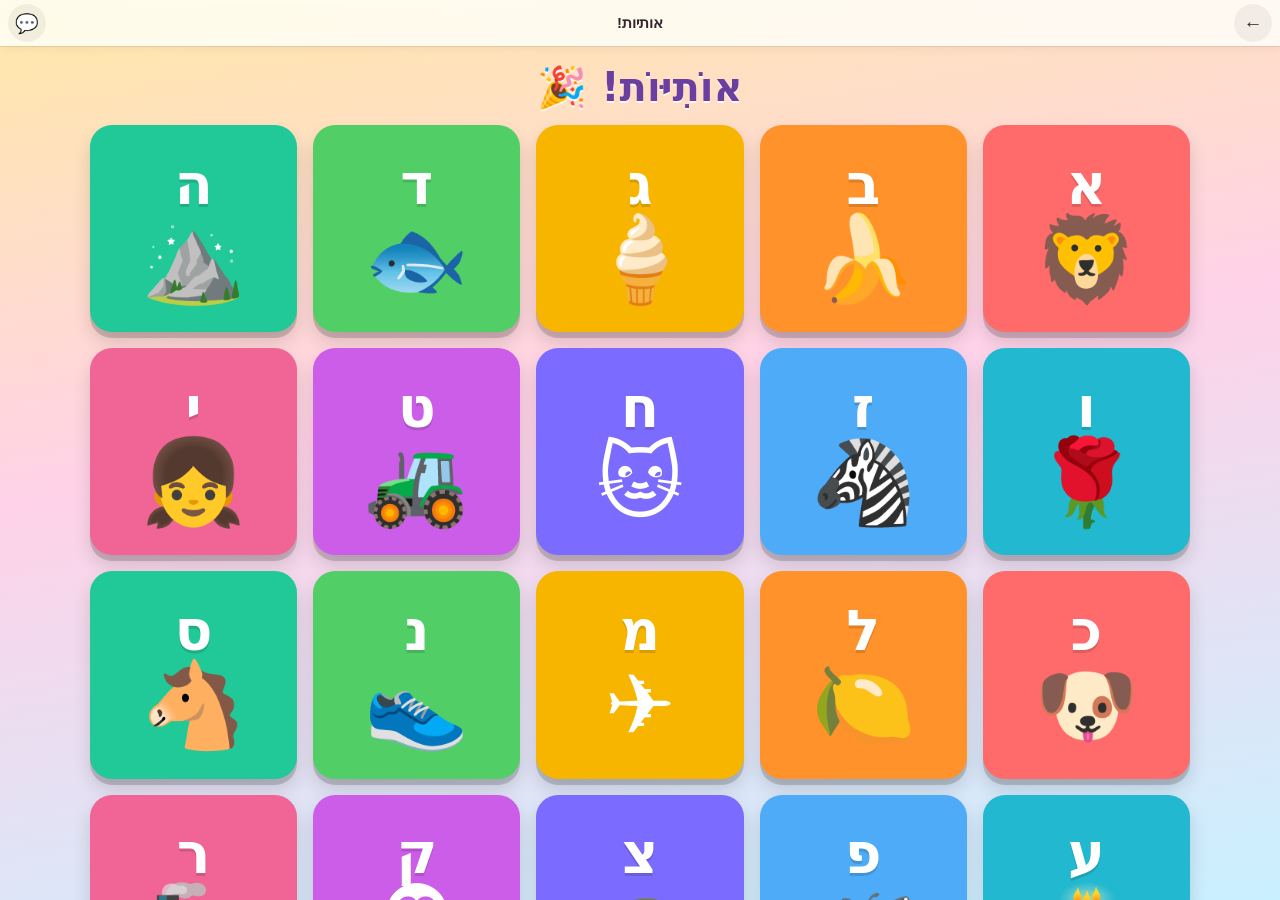
<file: games/hebrew-letters/index.html>
<!DOCTYPE html>
<html lang="he" dir="rtl">
<head>
<meta charset="utf-8">
<meta name="viewport" content="width=device-width, initial-scale=1, maximum-scale=1, minimum-scale=1, user-scalable=no, viewport-fit=cover">
<meta name="apple-mobile-web-app-capable" content="yes">
<meta name="mobile-web-app-capable" content="yes">
<meta name="apple-mobile-web-app-status-bar-style" content="black-translucent">
<meta name="apple-mobile-web-app-title" content="Sprout">
<meta name="theme-color" content="#ffd93d">
<link rel="manifest" href="../../manifest.webmanifest">
<link rel="apple-touch-icon" href="../../icons/apple-touch-icon.png">
<link rel="stylesheet" href="../../shared/sprout-ui.css">
<title>אותיות!</title>
<style>
  * { box-sizing: border-box; }
  html, body {
    margin: 0;
    height: 100%;
    overflow: hidden;
    overscroll-behavior: none;
    background: linear-gradient(170deg, #ffe9a8 0%, #ffd2e8 45%, #c9f0ff 100%);
    font-family: "SF Hebrew", "Arial Hebrew", system-ui, -apple-system, Arial, sans-serif;
    -webkit-user-select: none;
    user-select: none;
    -webkit-touch-callout: none;
    -webkit-tap-highlight-color: transparent;
  }


  .board {
    height: 100%;
    overflow-y: auto;
    -webkit-overflow-scrolling: touch;
    padding: calc(var(--sprout-top) + 18px) 16px calc(env(safe-area-inset-bottom, 0px) + 20px);
  }
  h1 {
    margin: 0 0 14px;
    text-align: center;
    font-size: clamp(26px, 5vw, 40px);
    color: #6b3fa0;
    text-shadow: 0 2px 0 rgba(255,255,255,0.8);
  }
  .grid {
    display: grid;
    grid-template-columns: repeat(auto-fit, minmax(clamp(112px, 15vw, 180px), 1fr));
    gap: clamp(8px, 1.4vw, 16px);
    max-width: 1100px;
    margin: 0 auto;
  }
  .tile {
    position: relative;
    border: none;
    border-radius: 22px;
    padding: 10px 6px 8px;
    color: #fff;
    cursor: pointer;
    font-family: inherit;
    box-shadow: 0 6px 0 rgba(0,0,0,0.16), 0 10px 18px rgba(0,0,0,0.14);
    transition: transform 0.12s ease, box-shadow 0.12s ease;
    aspect-ratio: 1 / 1;
    display: flex;
    flex-direction: column;
    align-items: center;
    justify-content: center;
    gap: 2px;
  }
  .tile:active, .tile.pressed {
    transform: translateY(5px);
    box-shadow: 0 1px 0 rgba(0,0,0,0.16), 0 3px 8px rgba(0,0,0,0.14);
  }
  .tile .ltr {
    font-size: clamp(30px, 5.2vw, 56px);
    font-weight: 700;
    line-height: 1;
    text-shadow: 0 3px 0 rgba(0,0,0,0.13);
  }
  .tile .pic { font-size: clamp(40px, 7.4vw, 84px); line-height: 1.05; }

  /* the big card that opens when a letter is tapped */
  .card {
    position: fixed;
    inset: 0;
    z-index: 20;
    display: none;
    align-items: center;
    justify-content: center;
    flex-direction: column;
    gap: clamp(4px, 1.6vh, 18px);
    background: rgba(40, 20, 55, 0.55);
    backdrop-filter: blur(3px);
    -webkit-backdrop-filter: blur(3px);
    padding: calc(var(--sprout-top) + 14px) 20px calc(env(safe-area-inset-bottom, 0px) + 20px);
  }
  .card.show { display: flex; }
  .card .inner {
    background: #fff;
    border-radius: 40px;
    padding: clamp(14px, 3vh, 34px) clamp(24px, 6vw, 70px);
    text-align: center;
    box-shadow: 0 14px 0 rgba(0,0,0,0.16), 0 20px 40px rgba(0,0,0,0.3);
    animation: pop 0.4s cubic-bezier(0.2, 1.5, 0.4, 1);
    max-width: min(92vw, 620px);
  }
  @keyframes pop {
    0%   { transform: scale(0.4) rotate(-8deg); opacity: 0; }
    100% { transform: scale(1) rotate(0deg); opacity: 1; }
  }
  .card .cardTop {
    display: flex;
    align-items: center;
    justify-content: center;
    gap: clamp(10px, 3vw, 28px);
  }
  .card .big {
    font-size: clamp(80px, 22vh, 190px);
    font-weight: 700;
    line-height: 1;
  }
  .card .padWrap {
    position: relative;
    width: clamp(96px, 20vh, 170px);
    height: clamp(96px, 20vh, 170px);
    flex: 0 0 auto;
  }
  .card .padWrap canvas {
    width: 100%;
    height: 100%;
    display: block;
    background: #fffdf6;
    border: 3px dashed #d8cfe4;
    border-radius: 18px;
    touch-action: none;
  }
  .card .padClear {
    position: absolute;
    bottom: 6px;
    inset-inline-end: 6px;
    width: 32px; height: 32px;
    border: none;
    border-radius: 50%;
    background: rgba(0,0,0,0.06);
    font-size: 15px;
    line-height: 1;
    cursor: pointer;
    -webkit-tap-highlight-color: transparent;
  }
  .card .padClear:active { transform: scale(0.9); }
  .card .padHint {
    position: absolute;
    top: 50%; left: 0; right: 0;
    transform: translateY(-50%);
    text-align: center;
    font-size: 13px;
    color: #cdc3da;
    pointer-events: none;
  }
  .card .pics {
    display: flex;
    justify-content: center;
    flex-wrap: wrap;
    gap: clamp(8px, 2.5vw, 30px);
    margin-top: 4px;
  }
  .card .picBtn {
    border: none;
    background: transparent;
    font-family: inherit;
    padding: 6px 10px;
    border-radius: 24px;
    display: flex;
    flex-direction: column;
    align-items: center;
    gap: 2px;
    cursor: pointer;
    -webkit-tap-highlight-color: transparent;
    transition: transform 0.12s ease, background 0.12s ease;
  }
  .card .picBtn:active { transform: scale(0.92); background: #fdf1c9; }
  .card .picBtn .pe { font-size: clamp(46px, 12vh, 104px); line-height: 1.1; }
  .card .picBtn .pw {
    font-size: clamp(18px, 3.4vh, 34px);
    font-weight: 700;
    color: #33242e;
  }
  .card .picBtn img {
    width: clamp(56px, 13vh, 112px);
    height: clamp(56px, 13vh, 112px);
    object-fit: cover;
    border-radius: 18px;
    box-shadow: 0 3px 0 rgba(0,0,0,0.12);
  }
  .card .photoTile { position: relative; }
  .card .photoTile .del {
    position: absolute;
    top: -2px; inset-inline-end: -2px;
    width: 26px; height: 26px;
    border: none;
    border-radius: 50%;
    background: rgba(51,36,46,0.75);
    color: #fff;
    font-size: 14px;
    line-height: 1;
    cursor: pointer;
  }
  .card .addBtn {
    border: 3px dashed #e0d7ea;
    color: #8a7f93;
    font-size: clamp(12px, 2vh, 16px);
    font-weight: 700;
    min-width: clamp(60px, 10vh, 86px);
    min-height: clamp(60px, 10vh, 86px);
    align-self: center;
    justify-content: center;
  }
  .card .addBtn .plus { font-size: clamp(20px, 4vh, 32px); line-height: 1; }

  /* naming a freshly taken photo */
  .photoEditor {
    position: fixed;
    inset: 0;
    z-index: 40;
    display: none;
    align-items: center;
    justify-content: center;
    background: rgba(40, 20, 55, 0.6);
    padding: 20px;
  }
  .photoEditor.show { display: flex; }
  .photoEditor .pe-card {
    background: #fff;
    border-radius: 26px;
    padding: 18px;
    width: min(420px, 100%);
    text-align: center;
    box-shadow: 0 14px 40px rgba(0,0,0,0.35);
  }
  .photoEditor img {
    width: 100%;
    max-height: 40vh;
    object-fit: contain;
    border-radius: 16px;
    background: #f4efe5;
  }
  .photoEditor input {
    width: 100%;
    margin-top: 12px;
    padding: 10px 12px;
    font: inherit;
    font-size: 17px;
    text-align: center;
    border: 2px solid #e6dfd2;
    border-radius: 14px;
  }
  .photoEditor input:focus { outline: none; border-color: #cc5de8; }
  .photoEditor .pe-row { display: flex; gap: 10px; justify-content: center; margin-top: 12px; }
  .photoEditor button {
    border: none;
    border-radius: 999px;
    padding: 11px 20px;
    font: inherit;
    font-weight: 700;
    font-size: 16px;
    background: #efe7da;
    cursor: pointer;
  }
  .photoEditor .pe-save { background: #51cf66; color: #06331a; }
  .card .name { font-size: clamp(18px, 3.4vh, 30px); color: #8a7f93; margin-top: 2px; }
  .card .again { margin-top: 10px; font-size: clamp(14px, 2.4vh, 19px); color: #b3a8bd; }

  .confetti {
    position: fixed;
    z-index: 25;
    font-size: 26px;
    pointer-events: none;
    will-change: transform, opacity;
  }
</style>
</head>
<body>

<script>
window.sproutConfig = {
  game: 'hebrew-letters',
  title: 'אותיות!',
  home: '../../index.html',
  accent: '#cc5de8',
  context: () => ({
    openLetter: current ? current.l : null,
    openLetterName: current ? current.name : null,
    recordingsLoaded: Object.keys(letterAudio).length,
    hebrewVoice: hebrewVoice ? hebrewVoice.name : null
  })
};
</script>
<script src="../../shared/sprout-ui.js"></script>

<div class="board">
  <h1>אוֹתִיּוֹת! 🎉</h1>
  <div class="grid" id="grid"></div>
</div>

<input type="file" id="photoInput" accept="image/*" hidden>
<div class="photoEditor" id="photoEditor">
  <div class="pe-card">
    <img id="peImg" alt="">
    <input id="peWord" type="text" placeholder="איך קוראים לזה?" autocomplete="off">
    <div class="pe-row">
      <button id="peCancel">ביטול</button>
      <button id="peSave" class="pe-save">שמירה</button>
    </div>
  </div>
</div>
<div class="card" id="card">
  <div class="inner">
    <div class="cardTop">
      <div class="big" id="cardLetter"></div>
      <div class="padWrap no-replay">
        <canvas id="cardPad"></canvas>
        <div class="padHint" id="padHint">נסו לכתוב</div>
        <button class="padClear" id="padClear" aria-label="מחיקה">🧽</button>
      </div>
    </div>
    <div class="pics" id="cardPics"></div>
    <div class="name" id="cardName"></div>
    <div class="again">הקישו על תמונה כדי לשמוע · הקישו בחוץ כדי לחזור</div>
  </div>
</div>

<script>
/* every letter: the letter, how its name is said, a familiar word and a picture */
const LETTERS = [
  { l: 'א', id: 'alef',   name: 'אָלֶף',  pics: [['אַרְיֵה', '🦁'], ['אוֹטוֹבּוּס', '🚌'], ['אֲנָנָס', '🍍']] },
  { l: 'ב', id: 'bet',    name: 'בֵּית',   pics: [['בַּנָנָה', '🍌'], ['בַּיִת', '🏠'], ['בַּלּוֹן', '🎈']] },
  { l: 'ג', id: 'gimel',  name: 'גִימֶל',  pics: [['גְּלִידָה', '🍦'], ['גֶּזֶר', '🥕'], ['גִּיטָרָה', '🎸']] },
  { l: 'ד', id: 'dalet',  name: 'דָלֶת',   pics: [['דָּג', '🐟'], ['דֹּב', '🐻'], ['דֶּלֶת', '🚪']] },
  { l: 'ה', id: 'he',     name: 'הֵא',     pics: [['הַר', '⛰️'], ['הוֹדוּ', '🦃'], ['הֶגֶה', '🛞']] },
  { l: 'ו', id: 'vav',    name: 'וָו',     pics: [['וֶרֶד', '🌹'], ['וָפֶל', '🧇'], ['וִילוֹן', '🪟']] },
  { l: 'ז', id: 'zayin',  name: 'זַיִן',    pics: [['זֶבְּרָה', '🦓'], ['זְאֵב', '🐺'], ['זֵר', '💐']] },
  { l: 'ח', id: 'het',    name: 'חֵית',    pics: [['חָתוּל', '🐱'], ['חֲזִיר', '🐷'], ['חָלָב', '🥛']] },
  { l: 'ט', id: 'tet',    name: 'טֵית',    pics: [['טְרַקְטוֹר', '🚜'], ['טֶלֶפוֹן', '☎️'], ['טַוָּס', '🦚']] },
  { l: 'י', id: 'yod',    name: 'יוֹד',    pics: [['יַלְדָּה', '👧'], ['יָרֵחַ', '🌙'], ['יוֹנָה', '🕊️']] },
  { l: 'כ', id: 'kaf',    name: 'כַּף',     pics: [['כֶּלֶב', '🐶'], ['כִּסֵּא', '🪑'], ['כֶּתֶר', '👑']] },
  { l: 'ל', id: 'lamed',  name: 'לָמֶד',   pics: [['לִימוֹן', '🍋'], ['לֵב', '❤️'], ['לִוְיָתָן', '🐋']] },
  { l: 'מ', id: 'mem',    name: 'מֵם',     pics: [['מָטוֹס', '✈️'], ['מַפְתֵּחַ', '🔑'], ['מִטְרִיָּה', '☂️']] },
  { l: 'נ', id: 'nun',    name: 'נוּן',     pics: [['נַעַל', '👟'], ['נֵר', '🕯️'], ['נָמֵר', '🐆']] },
  { l: 'ס', id: 'samekh', name: 'סָמֶךְ',   pics: [['סוּס', '🐴'], ['סֵפֶר', '📖'], ['סֻכָּרִיָּה', '🍬']] },
  { l: 'ע', id: 'ayin',   name: 'עַיִן',    pics: [['עוּגָה', '🎂'], ['עֵץ', '🌳'], ['עֲנָבִים', '🍇']] },
  { l: 'פ', id: 'pe',     name: 'פֵּא',     pics: [['פַּרְפַּר', '🦋'], ['פִּיל', '🐘'], ['פִּיצָה', '🍕']] },
  { l: 'צ', id: 'tsadi',  name: 'צַדִי',    pics: [['צָב', '🐢'], ['צִפּוֹר', '🐦'], ['צְדָפָה', '🐚']] },
  { l: 'ק', id: 'qof',    name: 'קוֹף',    pics: [['קוֹף', '🐵'], ['קֶשֶׁת', '🌈'], ['קֻבִּיָּה', '🎲']] },
  { l: 'ר', id: 'resh',   name: 'רֵישׁ',    pics: [['רַכֶּבֶת', '🚂'], ['רוֹבּוֹט', '🤖'], ['רֶגֶל', '🦵']] },
  { l: 'ש', id: 'shin',   name: 'שִׁין',    pics: [['שֶׁמֶשׁ', '☀️'], ['שׁוֹקוֹלָד', '🍫'], ['שָׁעוֹן', '⌚']] },
  { l: 'ת', id: 'tav',    name: 'תָו',     pics: [['תּוּת', '🍓'], ['תַּפּוּחַ', '🍎'], ['תַּרְנְגוֹל', '🐓']] }
];

const COLORS = [
  '#ff6b6b', '#ff922b', '#f7b500', '#51cf66', '#20c997',
  '#22b8cf', '#4dabf7', '#7c6bff', '#cc5de8', '#f06595'
];

/* ---------- speech: say the letter, then the word ---------- */
let hebrewVoice = null;
function pickVoice() {
  try {
    const voices = speechSynthesis.getVoices() || [];
    hebrewVoice = voices.find(v => /^he/i.test(v.lang)) || null;
  } catch (err) { /* no speech, no problem */ }
}
if ('speechSynthesis' in window) {
  pickVoice();
  speechSynthesis.addEventListener('voiceschanged', pickVoice);
}

function say(text, onDone) {
  if (!('speechSynthesis' in window)) { if (onDone) onDone(); return; }
  try {
    const msg = new SpeechSynthesisUtterance(text);
    msg.lang = 'he-IL';
    if (hebrewVoice) msg.voice = hebrewVoice;
    msg.rate = 0.85;
    msg.pitch = 1.15;
    if (onDone) { msg.onend = onDone; msg.onerror = onDone; }
    speechSynthesis.speak(msg);
  } catch (err) { if (onDone) onDone(); }
}

/* a little chime, so a tap always answers back even without a Hebrew voice */
let audioCtx = null;
function chime(freq) {
  try {
    if (!audioCtx) audioCtx = new (window.AudioContext || window.webkitAudioContext)();
    if (audioCtx.state === 'suspended') audioCtx.resume();
    const osc = audioCtx.createOscillator(), gain = audioCtx.createGain();
    osc.type = 'triangle';
    osc.frequency.setValueAtTime(freq, audioCtx.currentTime);
    gain.gain.setValueAtTime(0.16, audioCtx.currentTime);
    gain.gain.exponentialRampToValueAtTime(0.001, audioCtx.currentTime + 0.25);
    osc.connect(gain).connect(audioCtx.destination);
    osc.start();
    osc.stop(audioCtx.currentTime + 0.25);
  } catch (err) { /* no sound, no problem */ }
}

/* audio/letters.json maps a letter id to a recorded file in audio/.
   Without it (or for a letter it does not list) the device's voice reads the
   letter instead, so the game works either way. */
let letterAudio = {};
fetch('audio/letters.json')
  .then(r => (r.ok ? r.json() : null))
  .then(map => { if (map && typeof map === 'object') letterAudio = map; })
  .catch(() => { /* no recordings, the voice reads the letters */ });

let playing = null;
function playLetterSound(entry, onDone) {
  const file = letterAudio[entry.id];
  if (!file) { say(entry.name, onDone); return; }
  try {
    if (playing) { playing.pause(); playing = null; }
    const a = new Audio('audio/' + file);
    playing = a;
    a.onended = onDone;
    a.onerror = () => say(entry.name, onDone);
    a.play().catch(() => say(entry.name, onDone));
  } catch (err) {
    say(entry.name, onDone);
  }
}

function speakLetter(entry) {
  try { speechSynthesis.cancel(); } catch (err) { /* fine */ }
  chime(700);
  playLetterSound(entry, () => say(entry.pics[0][0]));
}

function speakWord(word) {
  try { speechSynthesis.cancel(); } catch (err) { /* fine */ }
  if (playing) { try { playing.pause(); } catch (err) { /* fine */ } playing = null; }
  chime(880);
  say(word);
}

/* ---------- the grid ---------- */
const grid = document.getElementById('grid');
LETTERS.forEach((entry, i) => {
  const b = document.createElement('button');
  b.className = 'tile';
  b.style.background = COLORS[i % COLORS.length];
  b.setAttribute('aria-label', entry.name + ' ' + entry.pics[0][0]);
  b.innerHTML = '<span class="ltr">' + entry.l + '</span><span class="pic">' + entry.pics[0][1] + '</span>';
  b.addEventListener('pointerdown', e => { e.preventDefault(); open(entry, b); });
  grid.appendChild(b);
});

/* ---------- the big card ---------- */
const card = document.getElementById('card');
const cardLetter = document.getElementById('cardLetter');
const cardPics = document.getElementById('cardPics');
const cardName = document.getElementById('cardName');
let current = null;

function open(entry, tile) {
  current = entry;
  cardLetter.textContent = entry.l;
  cardLetter.style.color = tile.style.background;
  padColour = tile.style.background || '#33242e';
  cardPics.innerHTML = '';
  entry.pics.forEach(([word, emoji]) => {
    const b = document.createElement('button');
    b.className = 'picBtn';
    b.setAttribute('aria-label', word);
    b.innerHTML = '<span class="pe">' + emoji + '</span><span class="pw">' + word + '</span>';
    b.addEventListener('pointerdown', e => { e.preventDefault(); e.stopPropagation(); speakWord(word); });
    cardPics.appendChild(b);
  });
  addPhotoButton(entry);
  cardName.textContent = entry.name;
  card.classList.add('show');
  requestAnimationFrame(() => resetPad());
  showPhotos(entry);
  speakLetter(entry);
  confetti();
}

card.addEventListener('pointerdown', e => {
  if (e.target.closest('.no-replay')) return;     // drawing pad and its buttons
  e.preventDefault();
  if (e.target.closest('.inner')) { if (current) speakLetter(current); return; }
  closeCard();
});

function closeCard() {
  card.classList.remove('show');
  current = null;
  clearPad();                                     // the drawing goes with the card
  try { speechSynthesis.cancel(); } catch (err) { /* fine */ }
}

/* ---------- the square next to the letter: write it with a finger ----------
   It is wiped whenever the card closes, so every letter starts on a clean sheet. */
const pad = document.getElementById('cardPad');
const pctx = pad.getContext('2d');
const padHint = document.getElementById('padHint');
let padColour = '#33242e';
let padW = 0, padH = 0, padDrawing = false, padPointer = null;

function resetPad() {
  // offsetWidth is the layout size: getBoundingClientRect() would return the
  // shrunken size while the card is still playing its pop animation
  const dpr = window.devicePixelRatio || 1;
  padW = Math.max(1, Math.round(pad.offsetWidth || pad.getBoundingClientRect().width));
  padH = Math.max(1, Math.round(pad.offsetHeight || pad.getBoundingClientRect().height));
  pad.width = Math.round(padW * dpr);
  pad.height = Math.round(padH * dpr);
  pctx.setTransform(dpr, 0, 0, dpr, 0, 0);
  pctx.clearRect(0, 0, padW, padH);
  pctx.lineCap = 'round';
  pctx.lineJoin = 'round';
  padHint.hidden = false;
}

function clearPad() {
  if (padW) pctx.clearRect(0, 0, padW, padH);
  padHint.hidden = false;
}

function padPoint(e) {
  const r = pad.getBoundingClientRect();
  // correct for any transform the card happens to be under
  const kx = r.width ? padW / r.width : 1;
  const ky = r.height ? padH / r.height : 1;
  return { x: (e.clientX - r.left) * kx, y: (e.clientY - r.top) * ky };
}

pad.addEventListener('pointerdown', e => {
  e.preventDefault();
  e.stopPropagation();
  padDrawing = true;
  padPointer = e.pointerId;
  padHint.hidden = true;
  pad.setPointerCapture(e.pointerId);
  const p = padPoint(e);
  pctx.strokeStyle = padColour;
  pctx.lineWidth = Math.max(8, padW * 0.075);
  pctx.beginPath();
  pctx.moveTo(p.x, p.y);
  pctx.lineTo(p.x + 0.1, p.y);                  // a tap leaves a dot
  pctx.stroke();
});

pad.addEventListener('pointermove', e => {
  if (!padDrawing || e.pointerId !== padPointer) return;
  e.stopPropagation();
  const p = padPoint(e);
  pctx.lineTo(p.x, p.y);
  pctx.stroke();
});

function padEnd(e) {
  if (e.pointerId !== padPointer) return;
  padDrawing = false;
  padPointer = null;
}
pad.addEventListener('pointerup', padEnd);
pad.addEventListener('pointercancel', padEnd);
window.addEventListener('resize', () => { if (current) resetPad(); });
document.getElementById('padClear').addEventListener('pointerdown', e => {
  e.preventDefault();
  e.stopPropagation();
  clearPad();
});

/* ---------- photos the grown-ups add, kept on this device only ---------- */
const DB_NAME = 'sproutLetters', DB_STORE = 'photos';
function openDb() {
  return new Promise((res, rej) => {
    const req = indexedDB.open(DB_NAME, 1);
    req.onupgradeneeded = () => {
      const db = req.result;
      if (!db.objectStoreNames.contains(DB_STORE)) {
        db.createObjectStore(DB_STORE, { keyPath: 'id', autoIncrement: true })
          .createIndex('letter', 'letter');
      }
    };
    req.onsuccess = () => res(req.result);
    req.onerror = () => rej(req.error);
  });
}

async function photosFor(letterId) {
  try {
    const db = await openDb();
    return await new Promise((res, rej) => {
      const tx = db.transaction(DB_STORE, 'readonly');
      const req = tx.objectStore(DB_STORE).index('letter').getAll(letterId);
      req.onsuccess = () => res(req.result || []);
      req.onerror = () => rej(req.error);
    });
  } catch (err) { return []; }
}

async function savePhoto(rec) {
  const db = await openDb();
  return new Promise((res, rej) => {
    const tx = db.transaction(DB_STORE, 'readwrite');
    const req = tx.objectStore(DB_STORE).add(rec);
    req.onsuccess = () => res(req.result);
    req.onerror = () => rej(req.error);
  });
}

async function deletePhoto(id) {
  const db = await openDb();
  return new Promise(res => {
    const tx = db.transaction(DB_STORE, 'readwrite');
    tx.objectStore(DB_STORE).delete(id);
    tx.oncomplete = () => res();
    tx.onerror = () => res();
  });
}

function photoTile(rec, entry) {
  const b = document.createElement('button');
  b.className = 'picBtn photoTile no-replay';
  b.setAttribute('aria-label', rec.word || 'תמונה');
  b.innerHTML = '<img alt="" src="' + rec.data + '">' +
                '<span class="pw">' + (rec.word || '') + '</span>' +
                '<button class="del" aria-label="מחיקת תמונה">\u2715</button>';
  b.addEventListener('pointerdown', e => {
    e.preventDefault();
    e.stopPropagation();
    if (e.target.closest('.del')) {
      deletePhoto(rec.id).then(() => { if (current === entry) showPhotos(entry); });
      return;
    }
    if (rec.word) speakWord(rec.word);
  });
  return b;
}

function addPhotoButton(entry) {
  const b = document.createElement('button');
  b.className = 'picBtn addBtn no-replay';
  b.innerHTML = '<span class="plus">\uFF0B</span><span>תמונה</span>';
  b.addEventListener('pointerdown', e => {
    e.preventDefault();
    e.stopPropagation();
    pendingLetter = entry;
    photoInput.value = '';
    photoInput.click();
  });
  cardPics.appendChild(b);
}

async function showPhotos(entry) {
  const rows = await photosFor(entry.id);
  if (current !== entry) return;
  cardPics.querySelectorAll('.photoTile').forEach(el => el.remove());
  const addBtn = cardPics.querySelector('.addBtn');
  rows.forEach(rec => cardPics.insertBefore(photoTile(rec, entry), addBtn));
}

/* shrink before storing, so a few photos per letter stay small */
function shrink(file, max) {
  return new Promise(res => {
    const img = new Image();
    const url = URL.createObjectURL(file);
    img.onload = () => {
      const k = Math.min(1, max / Math.max(img.width, img.height));
      const c = document.createElement('canvas');
      c.width = Math.max(1, Math.round(img.width * k));
      c.height = Math.max(1, Math.round(img.height * k));
      c.getContext('2d').drawImage(img, 0, 0, c.width, c.height);
      URL.revokeObjectURL(url);
      res(c.toDataURL('image/jpeg', 0.82));
    };
    img.onerror = () => { URL.revokeObjectURL(url); res(null); };
    img.src = url;
  });
}

const photoInput = document.getElementById('photoInput');
const photoEditor = document.getElementById('photoEditor');
const peImg = document.getElementById('peImg');
const peWord = document.getElementById('peWord');
let pendingLetter = null, pendingData = null;

photoInput.addEventListener('change', async () => {
  const file = photoInput.files && photoInput.files[0];
  if (!file || !pendingLetter) return;
  pendingData = await shrink(file, 640);
  if (!pendingData) return;
  peImg.src = pendingData;
  peWord.value = '';
  photoEditor.classList.add('show');
  setTimeout(() => peWord.focus(), 120);
});

document.getElementById('peCancel').addEventListener('click', () => {
  photoEditor.classList.remove('show');
  pendingData = null;
});

document.getElementById('peSave').addEventListener('click', async () => {
  if (!pendingData || !pendingLetter) return;
  const entry = pendingLetter;
  try {
    await savePhoto({ letter: entry.id, word: peWord.value.trim(), data: pendingData, at: Date.now() });
  } catch (err) { /* storage full: the picture just does not stick */ }
  photoEditor.classList.remove('show');
  pendingData = null;
  if (current === entry) showPhotos(entry);
});

/* ---------- confetti ---------- */
const BITS = ['🎉', '⭐️', '✨', '🎈', '🌈', '💫'];
function confetti() {
  for (let i = 0; i < 16; i++) {
    const bit = document.createElement('div');
    bit.className = 'confetti';
    bit.textContent = BITS[Math.floor(Math.random() * BITS.length)];
    bit.style.left = (10 + Math.random() * 80) + 'vw';
    bit.style.top = '50vh';
    document.body.appendChild(bit);
    const dx = (Math.random() - 0.5) * 320;
    const dy = -140 - Math.random() * 260;
    bit.animate([
      { transform: 'translate(0,0) rotate(0deg)', opacity: 1 },
      { transform: 'translate(' + dx + 'px,' + dy + 'px) rotate(' + (Math.random() * 720 - 360) + 'deg)', opacity: 1, offset: 0.65 },
      { transform: 'translate(' + (dx * 1.25) + 'px, 60vh) rotate(' + (Math.random() * 720 - 360) + 'deg)', opacity: 0 }
    ], { duration: 1600 + Math.random() * 700, easing: 'cubic-bezier(0.2, 0.7, 0.4, 1)' })
      .addEventListener('finish', () => bit.remove());
  }
}

/* keep the whole app offline-ready when it is installed to the home screen */
if ('serviceWorker' in navigator && location.protocol.startsWith('http')) {
  navigator.serviceWorker.register('../../sw.js').catch(() => { /* offline support is a bonus */ });
}
</script>
</body>
</html>
</file>
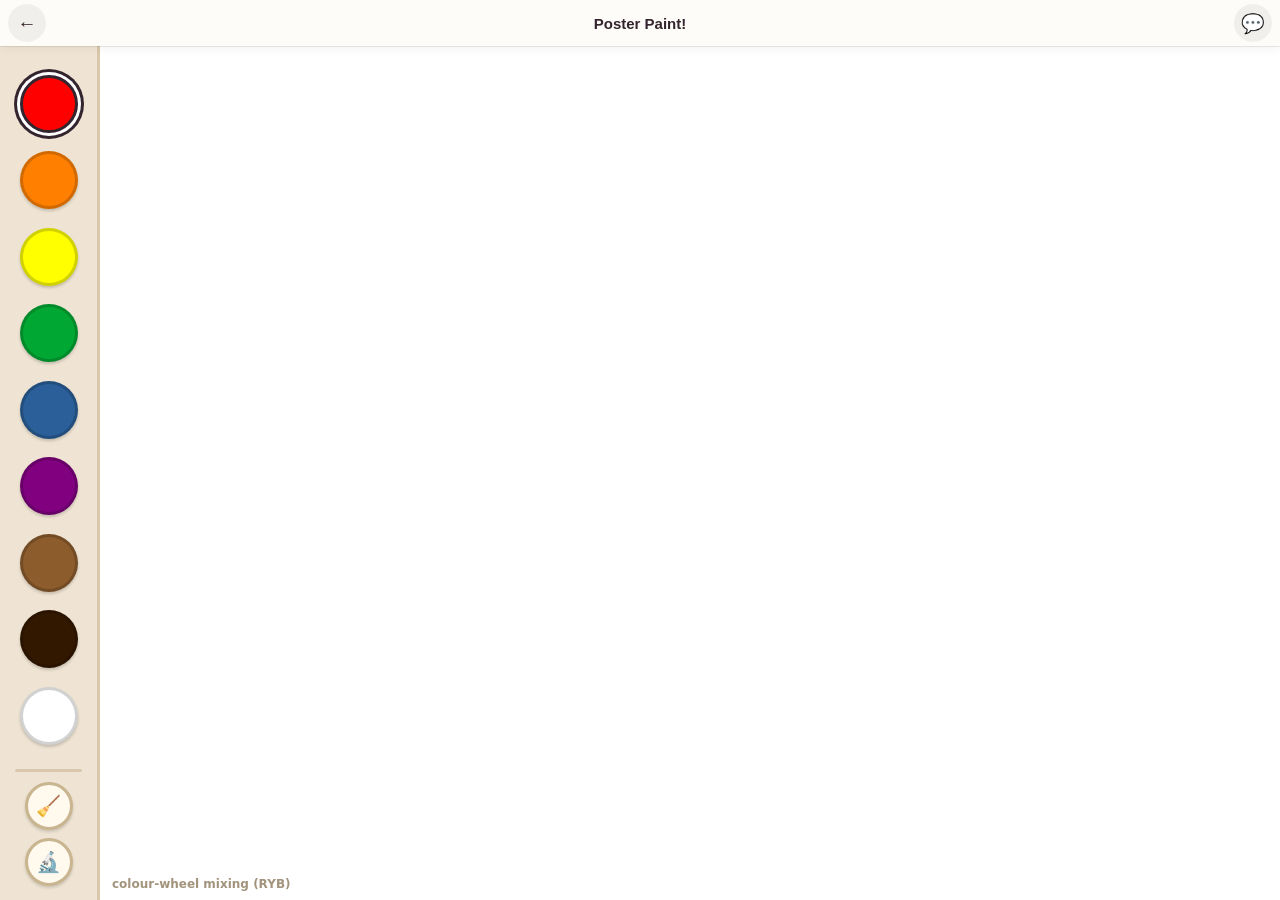
<file: games/poster-paint/index.html>
<!DOCTYPE html>
<html lang="en">
<head>
<meta charset="utf-8">
<meta name="viewport" content="width=device-width, initial-scale=1, maximum-scale=1, minimum-scale=1, user-scalable=no, viewport-fit=cover">
<meta name="apple-mobile-web-app-capable" content="yes">
<meta name="mobile-web-app-capable" content="yes">
<meta name="apple-mobile-web-app-status-bar-style" content="black-translucent">
<meta name="apple-mobile-web-app-title" content="Sprout">
<meta name="theme-color" content="#efe4d3">
<link rel="manifest" href="../../manifest.webmanifest">
<link rel="apple-touch-icon" href="../../icons/apple-touch-icon.png">
<link rel="stylesheet" href="../../shared/sprout-ui.css">
<title>Poster Paint!</title>
<style>
  * { box-sizing: border-box; }
  html, body {
    margin: 0;
    height: 100%;
    overflow: hidden;
    overscroll-behavior: none;
    background: #f4ede1;
    touch-action: none;
    -webkit-user-select: none;
    user-select: none;
    -webkit-touch-callout: none;
  }
  .app { display: flex; width: 100%; }
  .sidebar {
    display: flex;
    flex-direction: column;
    align-items: center;
    width: clamp(76px, 10vw, 100px);
    flex: 0 0 auto;
    padding: 14px 0;
    background: #efe4d3;
    border-right: 3px solid #d9c8ab;
  }
  .palette {
    display: flex;
    flex-direction: column;
    justify-content: space-evenly;
    align-items: center;
    flex: 1;
    width: 100%;
    gap: 4px;
  }
  .swatch {
    width: clamp(36px, 8vh, 58px);
    height: clamp(36px, 8vh, 58px);
    border-radius: 50%;
    border: 3px solid rgba(0,0,0,0.18);
    padding: 0;
    -webkit-tap-highlight-color: transparent;
    box-shadow: 0 2px 3px rgba(0,0,0,0.18);
  }
  .swatch.selected {
    border-color: #33242e;
    box-shadow: 0 0 0 3px #fff, 0 0 0 6px #33242e, 0 2px 4px rgba(0,0,0,0.25);
  }
  .divider {
    width: 70%;
    height: 3px;
    background: #d9c8ab;
    border-radius: 2px;
    margin: 10px 0;
    flex: 0 0 auto;
  }
  .tools { display: flex; flex-direction: column; gap: 8px; flex: 0 0 auto; align-items: center; }
  .tool {
    width: clamp(38px, 6vh, 48px);
    height: clamp(38px, 6vh, 48px);
    border-radius: 50%;
    border: 3px solid #c9b58f;
    background: #fff9ee;
    font-size: clamp(15px, 3.2vh, 20px);
    line-height: 1;
    -webkit-tap-highlight-color: transparent;
    box-shadow: 0 2px 3px rgba(0,0,0,0.15);
  }
  .tool.on { background: #33242e; border-color: #33242e; color: #ffd93d; }
  .tool.arm { background: #ff6b6b; border-color: #c92a2a; color: #fff; }
  a.tool { display: flex; align-items: center; justify-content: center; text-decoration: none; color: #33242e; }
  .app { margin-top: var(--sprout-top); height: calc(100% - var(--sprout-top)); }
  .canvas-wrap { position: relative; flex: 1; min-width: 0; }
  canvas {
    display: block;
    width: 100%;
    height: 100%;
    touch-action: none;
    -webkit-tap-highlight-color: transparent;
  }
  #modeTag {
    position: absolute;
    left: 12px; bottom: 10px;
    font: 600 12px/1 system-ui, sans-serif;
    color: #a2937c;
    pointer-events: none;
    opacity: 0;
    transition: opacity 0.4s;
  }
  #modeTag.show { opacity: 1; }
</style>
</head>
<body>
<script>
window.sproutConfig = {
  game: 'poster-paint',
  title: 'Poster Paint!',
  home: '../../index.html',
  accent: '#f7b500',
  context: () => ({
    mixing: spectral ? 'kubelka-munk' : 'ryb',
    colourIndex: currentIdx,
    paintedSinceLoad: hasPainted,
    paperSize: { w: W, h: H }
  })
};
</script>
<script src="../../shared/sprout-ui.js"></script>
<div class="app">
  <div class="sidebar">
    <div class="palette" id="palette"></div>
    <div class="divider"></div>
    <div class="tools">
      <button class="tool" id="clearBtn" aria-label="Clear painting">🧹</button>
      <button class="tool" id="modeBtn" aria-label="Advanced paint mixing">🔬</button>
    </div>
  </div>
  <div class="canvas-wrap" id="canvasWrap">
    <canvas id="game"></canvas>
    <div id="modeTag"></div>
  </div>
</div>
<script>
const wrap = document.getElementById('canvasWrap');
const canvas = document.getElementById('game');
const ctx = canvas.getContext('2d', { willReadFrequently: false });

const CELL = 6;         // CSS px per pigment cell
const DEPOSIT = 0.85;   // how strongly one dab loads a cell with the brush colour
const COVER = 0.15;     // how fast fresh paint displaces what is already there
const BRUSH_R = 20;     // brush radius, CSS px — one brush, one size

/* =====================================================================
   ENGINE 1 — RYB (artist's colour wheel)
   Trilinear interpolation over the classic 8-corner RYB cube. Fast and
   matches what children are taught, but it is a perceptual model: it has
   no physics in it.
   ===================================================================== */
const RYB_CORNERS = {
  white:  [1, 1, 1],       red:    [1, 0, 0],
  yellow: [1, 1, 0],       blue:   [0.163, 0.373, 0.6],
  orange: [1, 0.5, 0],     purple: [0.5, 0, 0.5],
  green:  [0, 0.66, 0.2],  black:  [0.2, 0.094, 0]
};
function lerp(a, b, t) { return a + (b - a) * t; }
function ryb2rgb(r, y, b) {
  r = Math.max(0, Math.min(1, r)); y = Math.max(0, Math.min(1, y)); b = Math.max(0, Math.min(1, b));
  const C = RYB_CORNERS;
  const out = [0, 0, 0];
  for (let k = 0; k < 3; k++) {
    const c00 = lerp(C.white[k], C.red[k], r),   c10 = lerp(C.yellow[k], C.orange[k], r);
    const c01 = lerp(C.blue[k],  C.purple[k], r), c11 = lerp(C.green[k],  C.black[k],  r);
    const c0 = lerp(c00, c10, y), c1 = lerp(c01, c11, y);
    out[k] = Math.round(Math.max(0, Math.min(1, lerp(c0, c1, b))) * 255);
  }
  return out;
}

/* =====================================================================
   ENGINE 2 — Kubelka-Munk spectral mixing (the physical one)
   Each paint is a reflectance curve sampled at 36 wavelengths. Mixing adds
   absorption (K) and scattering (S) separately, then solves K-M for the
   reflectance of the mixture. That is how real paint works, and it gets
   things the RYB wheel cannot: white lightens by scattering, black shades,
   and muddy mixes come out muddy on their own.
   ===================================================================== */
const NW = 36, LAM0 = 380, DLAM = 10;

// CIE 1931 2-degree colour matching functions — Wyman/Sloan/Shirley analytic fit,
// so no 108-number lookup table is needed.
function gauss(x, mu, s1, s2) { const s = x < mu ? s1 : s2, t = (x - mu) / s; return Math.exp(-0.5 * t * t); }
const CMF = [];
let YSUM = 0;
for (let i = 0; i < NW; i++) {
  const l = LAM0 + i * DLAM;
  CMF.push([
    1.056 * gauss(l, 599.8, 37.9, 31.0) + 0.362 * gauss(l, 442.0, 16.0, 26.7) - 0.065 * gauss(l, 501.1, 20.4, 26.2),
    0.821 * gauss(l, 568.8, 46.9, 40.5) + 0.286 * gauss(l, 530.9, 16.3, 31.1),
    1.217 * gauss(l, 437.0, 11.8, 36.0) + 0.681 * gauss(l, 459.0, 26.0, 13.8)
  ]);
  YSUM += CMF[i][1];
}
const XYZ_TO_RGB = [[3.2406, -1.5372, -0.4986], [-0.9689, 1.8758, 0.0415], [0.0557, -0.2040, 1.0570]];
function specToLinear(rho) {
  let X = 0, Y = 0, Z = 0;
  for (let i = 0; i < NW; i++) { X += rho[i] * CMF[i][0]; Y += rho[i] * CMF[i][1]; Z += rho[i] * CMF[i][2]; }
  X /= YSUM; Y /= YSUM; Z /= YSUM;
  return XYZ_TO_RGB.map(row => row[0] * X + row[1] * Y + row[2] * Z);
}
const PERFECT_WHITE = specToLinear(new Array(NW).fill(1));   // normalise so rho=1 is exactly white
function specToRGB(rho) {
  const lin = specToLinear(rho);
  const out = [0, 0, 0];
  for (let i = 0; i < 3; i++) {
    let v = Math.max(0, Math.min(1, lin[i] / PERFECT_WHITE[i]));
    v = v <= 0.0031308 ? 12.92 * v : 1.055 * Math.pow(v, 1 / 2.4) - 0.055;
    out[i] = Math.round(v * 255);
  }
  return out;
}

/* Pigment reflectance curves, built from smooth absorption edges and bands
 * rather than typed in as tables. These are idealised artists' pigments, not
 * lab measurements — the shapes are what make the mixes behave. `S` is
 * scattering: white's huge value is why it lightens instead of just tinting. */
const edge = (l, e, w) => 1 / (1 + Math.exp(-(l - e) / w));
const band = (l, c, w) => Math.exp(-0.5 * Math.pow((l - c) / w, 2));
function curve(lo, hi, shape) {
  const out = new Array(NW);
  for (let i = 0; i < NW; i++) {
    const l = LAM0 + i * DLAM;
    out[i] = lo + (hi - lo) * Math.max(0, Math.min(1, shape(l)));
  }
  return out;
}
const PIGMENTS = [
  // red leans slightly crimson (the violet shoulder) — that is the only reason
  // red + blue can make a purple at all, exactly as with real paint
  { R: curve(0.030, 0.87, l => Math.max(edge(l, 596, 15), 0.12 * band(l, 420, 26))), S: 1 },
  { R: curve(0.040, 0.91, l => edge(l, 556, 17)),                                    S: 1 },
  { R: curve(0.045, 0.94, l => edge(l, 497, 14)),                                    S: 1 },
  { R: curve(0.040, 0.72, l => band(l, 543, 40)),                                    S: 1 },
  { R: curve(0.040, 0.64, l => band(l, 470, 42)),                                    S: 1 },
  { R: curve(0.040, 0.58, l => Math.max(band(l, 432, 28), 0.9 * edge(l, 652, 18))),  S: 1 },
  { R: curve(0.038, 0.40, l => edge(l, 578, 40)),                                    S: 1 },
  { R: curve(0.018, 0.020, () => 1),                                                 S: 1 },
  { R: curve(0.960, 0.970, () => 1),                                                 S: 14 }
];
const KEPS = 1e-6;
for (const p of PIGMENTS) {
  p.K = p.R.map(v => {                       // Kubelka-Munk: K/S = (1-R)^2 / 2R
    const r = Math.min(1 - KEPS, Math.max(KEPS, v));
    return (1 - r) * (1 - r) / (2 * r) * p.S;
  });
}
const kmK = new Float64Array(NW), kmRho = new Array(NW);
function kmToRGB(conc) {
  let tot = 0;
  for (let i = 0; i < 9; i++) tot += conc[i];
  if (tot < 1e-6) return [255, 255, 255];
  kmK.fill(0);
  let S = 0;
  for (let p = 0; p < 9; p++) {
    const c = conc[p] / tot;
    if (c < 1e-6) continue;
    const K = PIGMENTS[p].K;
    for (let i = 0; i < NW; i++) kmK[i] += K[i] * c;
    S += PIGMENTS[p].S * c;
  }
  for (let i = 0; i < NW; i++) {
    const v = Math.max(0, kmK[i] / S);
    kmRho[i] = 1 + v - Math.sqrt(v * v + 2 * v);
  }
  return specToRGB(kmRho);
}

/* ---------- palette: same 9 paints, described for each engine ---------- */
const PALETTE = [
  { ryb: [1, 0, 0] },              // red
  { ryb: [1, 1, 0] },              // orange
  { ryb: [0, 1, 0] },              // yellow
  { ryb: [0, 1, 1] },              // green
  { ryb: [0, 0, 1] },              // blue
  { ryb: [1, 0, 1] },              // purple
  { ryb: [0.68, 0.67, 0.58] },     // brown
  { ryb: [1, 1, 1] },              // black
  { ryb: [0, 0, 0], cover: 1 }     // white covers instead of tinting
];

let spectral = false;
let currentIdx = 0;

/* ---------- pigment memory ---------- */
let gridW = 1, gridH = 1;
let gridR, gridY, gridB;    // RYB engine: 3 channels per cell
let gridC;                  // spectral engine: 9 pigment concentrations per cell
function initGrid() {
  gridW = Math.max(1, Math.ceil(W / CELL));
  gridH = Math.max(1, Math.ceil(H / CELL));
  const n = gridW * gridH;
  if (spectral) { gridC = new Float32Array(n * 9); gridR = gridY = gridB = null; }
  else { gridR = new Float32Array(n); gridY = new Float32Array(n); gridB = new Float32Array(n); gridC = null; }
}

/* Pigment arriving raises its channel at full speed; pigment already on the
 * paper only fades at `cover` speed. That asymmetry is what lets two colours
 * genuinely coexist in a cell instead of the newer one simply erasing it. */
function mixChannel(arr, idx, target, strength, cover) {
  const old = arr[idx];
  arr[idx] = old + (target - old) * (target > old ? strength : strength * cover);
}
function sample(arr, cx, cy, stride, off) {
  const gx0 = Math.max(0, Math.min(gridW - 1, Math.floor(cx)));
  const gy0 = Math.max(0, Math.min(gridH - 1, Math.floor(cy)));
  const gx1 = Math.min(gridW - 1, gx0 + 1), gy1 = Math.min(gridH - 1, gy0 + 1);
  const fx = Math.max(0, Math.min(1, cx - gx0)), fy = Math.max(0, Math.min(1, cy - gy0));
  const a = arr[(gy0 * gridW + gx0) * stride + off], b = arr[(gy0 * gridW + gx1) * stride + off];
  const c = arr[(gy1 * gridW + gx0) * stride + off], d = arr[(gy1 * gridW + gx1) * stride + off];
  const top = a + (b - a) * fx, bot = c + (d - c) * fx;
  return top + (bot - top) * fy;
}

const concBuf = new Float32Array(9);
function depositAt(x, y, radius) {
  const paint = PALETTE[currentIdx];
  const cover = paint.cover === undefined ? COVER : paint.cover;
  const cx = x / CELL, cy = y / CELL, rad = Math.max(0.5, radius / CELL);
  const x0 = Math.max(0, Math.floor(cx - rad)), x1 = Math.min(gridW - 1, Math.ceil(cx + rad));
  const y0 = Math.max(0, Math.floor(cy - rad)), y1 = Math.min(gridH - 1, Math.ceil(cy + rad));
  for (let gy = y0; gy <= y1; gy++) {
    for (let gx = x0; gx <= x1; gx++) {
      const dx = gx - cx, dy = gy - cy;
      const dist = Math.sqrt(dx * dx + dy * dy);
      if (dist > rad) continue;
      const strength = DEPOSIT * (1 - dist / rad);
      const idx = gy * gridW + gx;
      if (spectral) {
        const base = idx * 9;
        for (let p = 0; p < 9; p++) mixChannel(gridC, base + p, p === currentIdx ? 1 : 0, strength, cover);
      } else {
        mixChannel(gridR, idx, paint.ryb[0], strength, cover);
        mixChannel(gridY, idx, paint.ryb[1], strength, cover);
        mixChannel(gridB, idx, paint.ryb[2], strength, cover);
      }
    }
  }
  if (spectral) {
    for (let p = 0; p < 9; p++) concBuf[p] = sample(gridC, cx, cy, 9, p);
    return kmToRGB(concBuf);
  }
  return ryb2rgb(sample(gridR, cx, cy, 1, 0), sample(gridY, cx, cy, 1, 0), sample(gridB, cx, cy, 1, 0));
}

function swatchRGB(i) {
  return spectral ? specToRGB(PIGMENTS[i].R) : ryb2rgb(...PALETTE[i].ryb);
}

/* ---------- palette UI ---------- */
const paletteEl = document.getElementById('palette');
const swatchEls = PALETTE.map((c, i) => {
  const btn = document.createElement('button');
  btn.className = 'swatch' + (i === 0 ? ' selected' : '');
  btn.addEventListener('pointerdown', ev => {
    ev.preventDefault();
    currentIdx = i;
    swatchEls.forEach(s => s.classList.remove('selected'));
    btn.classList.add('selected');
  });
  paletteEl.appendChild(btn);
  return btn;
});
function paintSwatches() {
  swatchEls.forEach((b, i) => { const c = swatchRGB(i); b.style.background = `rgb(${c[0]},${c[1]},${c[2]})`; });
}
paintSwatches();

/* ---------- brush: a real ferrule of bristles, not a stamped circle ----------
 * Each bristle keeps its own position across the ferrule and draws a continuous
 * line from where it was to where it is now, so curves fan out and fast strokes
 * streak. Pressure comes from the stylus when there is one (Apple Pencil),
 * otherwise from stroke speed. */
const NB = 24;
let bristles = [];
function newBristles() {
  bristles = [];
  for (let i = 0; i < NB; i++) {
    const u = (i / (NB - 1)) * 2 - 1;                 // position across the ferrule
    bristles.push({
      u,
      depth: (Math.random() - 0.5) * 0.5,             // slight fore/aft offset
      reach: 0.86 + Math.random() * 0.26,             // uneven bristle length -> ragged edge
      w: 1.1 + Math.random() * 1.7,
      alpha: 0.45 + Math.random() * 0.4,
      tint: 0.80 + Math.random() * 0.34,
      gap: Math.random() < 0.16,                      // a few bristles ride high -> dry-brush gaps
      lx: 0, ly: 0, seeded: false
    });
  }
}
function renderDab(x, y, rgb, dirX, dirY, radius, flow) {
  const px = -dirY, py = dirX;                        // across the stroke
  const spread = radius * (0.86 + 0.22 * Math.min(1, flow));

  // soft body, stretched along the direction of travel so it never reads as a disc
  ctx.save();
  ctx.translate(x, y);
  ctx.rotate(Math.atan2(dirY, dirX));
  ctx.globalAlpha = 0.5 * flow;
  ctx.fillStyle = `rgb(${rgb[0]},${rgb[1]},${rgb[2]})`;
  ctx.beginPath();
  ctx.ellipse(0, 0, radius * 0.72, radius * 0.92, 0, 0, Math.PI * 2);
  ctx.fill();
  ctx.restore();

  ctx.lineCap = 'round';
  for (const b of bristles) {
    if (b.gap) continue;
    const jitter = (Math.random() - 0.5) * 1.1;
    const off = b.u * spread * b.reach;
    const nx = x + px * off + dirX * b.depth * radius + px * jitter;
    const ny = y + py * off + dirY * b.depth * radius + py * jitter;
    if (!b.seeded) { b.lx = nx; b.ly = ny; b.seeded = true; }
    const t = b.tint;
    ctx.strokeStyle = `rgb(${Math.min(255, rgb[0] * t) | 0},${Math.min(255, rgb[1] * t) | 0},${Math.min(255, rgb[2] * t) | 0})`;
    ctx.globalAlpha = b.alpha * flow;
    ctx.lineWidth = b.w;
    ctx.beginPath();
    ctx.moveTo(b.lx, b.ly);
    ctx.lineTo(nx, ny);
    ctx.stroke();
    b.lx = nx; b.ly = ny;
  }
  ctx.globalAlpha = 1;
}

/* ---------- stroke ---------- */
let lastPt = null, travelled = 0, lastDir = { x: 1, y: 0 };
function dab(x, y, dirX, dirY, pressure) {
  travelled += 1;
  const flow = Math.min(1, travelled / 4);            // brief taper as the brush lands
  const radius = BRUSH_R * (0.62 + 0.38 * pressure);
  renderDab(x, y, depositAt(x, y, radius), dirX, dirY, radius, flow);
}
function strokeTo(x, y, pressure) {
  if (!lastPt) { lastPt = { x, y }; dab(x, y, lastDir.x, lastDir.y, pressure); return; }
  const dx = x - lastPt.x, dy = y - lastPt.y;
  const dist = Math.hypot(dx, dy);
  if (dist > 0.01) lastDir = { x: dx / dist, y: dy / dist };
  const step = Math.max(1.6, BRUSH_R / 5);
  const n = Math.max(1, Math.round(dist / step));
  for (let i = 1; i <= n; i++) {
    dab(lastPt.x + dx * (i / n), lastPt.y + dy * (i / n), lastDir.x, lastDir.y, pressure);
  }
  lastPt = { x, y };
}

/* ---------- persistence ---------- */
const SAVE_KEY = 'posterPaintSnapshot', MODE_KEY = 'posterPaintSpectral';
function saveSnapshot() {
  try { localStorage.setItem(SAVE_KEY, canvas.toDataURL('image/png')); } catch (err) { /* storage full, no problem */ }
}
let hasPainted = false;
function loadSaved() {
  try {
    const data = localStorage.getItem(SAVE_KEY);
    if (!data) return;
    const img = new Image();
    img.onload = () => { if (!hasPainted) ctx.drawImage(img, 0, 0, W, H); };
    img.src = data;
  } catch (err) { /* nothing saved, no problem */ }
}

// the iPad can drop the page from memory at any moment — keep the paint safe
document.addEventListener('visibilitychange', () => { if (document.hidden) saveSnapshot(); });
window.addEventListener('pagehide', saveSnapshot);
try { spectral = localStorage.getItem(MODE_KEY) === '1'; } catch (err) { /* no storage, stay simple */ }

/* ---------- canvas sizing (keeps the painting when the iPad rotates) ----------
   The old bitmap is copied into an offscreen canvas and drawn back in the same
   tick. An <img> round trip is asynchronous, so a second resize arriving first
   used to snapshot a blank canvas and the painting was gone. */
let W = 0, H = 0, initialized = false;
function resize() {
  const dpr = window.devicePixelRatio || 1;
  const rect = wrap.getBoundingClientRect();
  const newW = Math.max(1, Math.round(rect.width)), newH = Math.max(1, Math.round(rect.height));
  // ignore the few-pixel wobble iPadOS sends while a finger is down
  if (initialized && Math.abs(newW - W) <= 8 && Math.abs(newH - H) <= 8) return;

  let prev = null;
  const prevW = W, prevH = H;
  if (initialized && canvas.width > 0 && canvas.height > 0) {
    prev = document.createElement('canvas');
    prev.width = canvas.width;
    prev.height = canvas.height;
    prev.getContext('2d').drawImage(canvas, 0, 0);
  }

  W = newW; H = newH;
  canvas.width = Math.round(W * dpr);
  canvas.height = Math.round(H * dpr);
  canvas.style.width = W + 'px';
  canvas.style.height = H + 'px';
  ctx.setTransform(dpr, 0, 0, dpr, 0, 0);
  ctx.fillStyle = '#ffffff';
  ctx.fillRect(0, 0, W, H);
  initGrid();

  if (prev) {
    // fit the old painting into the new paper without squashing it
    const k = Math.min(W / prevW, H / prevH);
    const w = prevW * k, h = prevH * k;
    ctx.drawImage(prev, (W - w) / 2, (H - h) / 2, w, h);
    saveSnapshot();
  } else if (!initialized) {
    loadSaved();
  }
  initialized = true;
}
resize();
window.addEventListener('resize', resize);
window.addEventListener('orientationchange', resize);
if (window.visualViewport) window.visualViewport.addEventListener('resize', resize);
document.addEventListener('touchmove', e => e.preventDefault(), { passive: false });

/* ---------- input ---------- */
let drawing = false, activeId = null, lastMoveT = 0;
function pressureOf(e, x, y) {
  if (e.pointerType === 'pen' && e.pressure > 0) return Math.max(0.15, Math.min(1, e.pressure));
  // no stylus: fast strokes press lighter, the way a dragged brush lifts
  const now = performance.now();
  let p = 1;
  if (lastPt && lastMoveT) {
    const speed = Math.hypot(x - lastPt.x, y - lastPt.y) / Math.max(8, now - lastMoveT) * 1000;
    p = 1 - Math.min(0.45, speed / 4200);
  }
  lastMoveT = now;
  return p;
}
canvas.addEventListener('pointerdown', e => {
  drawing = true; activeId = e.pointerId; hasPainted = true;
  canvas.setPointerCapture(e.pointerId);
  const r = canvas.getBoundingClientRect();
  const x = e.clientX - r.left, y = e.clientY - r.top;
  lastPt = null; travelled = 0; lastMoveT = 0;
  newBristles();
  strokeTo(x, y, pressureOf(e, x, y));
  e.preventDefault();
});
canvas.addEventListener('pointermove', e => {
  if (!drawing || e.pointerId !== activeId) return;
  const r = canvas.getBoundingClientRect();
  const events = (e.getCoalescedEvents && e.getCoalescedEvents()) || [];
  for (const pe of (events.length ? events : [e])) {
    const x = pe.clientX - r.left, y = pe.clientY - r.top;
    strokeTo(x, y, pressureOf(pe, x, y));
  }
  e.preventDefault();
});
function endStroke(e) {
  if (!drawing || e.pointerId !== activeId) return;
  drawing = false; activeId = null; lastPt = null;
  saveSnapshot();
}
canvas.addEventListener('pointerup', endStroke);
canvas.addEventListener('pointercancel', endStroke);

/* ---------- tools ---------- */
function clearPaper() {
  ctx.fillStyle = '#ffffff';
  ctx.fillRect(0, 0, W, H);
  initGrid();
  saveSnapshot();
}
const clearBtn = document.getElementById('clearBtn');
let clearArmed = false, clearTimer = null;
function disarmClear() {
  clearArmed = false;
  clearBtn.classList.remove('arm');
  clearBtn.textContent = '🧹';
  clearTimeout(clearTimer);
}
clearBtn.addEventListener('pointerdown', e => {
  e.preventDefault();
  if (clearArmed) {
    disarmClear();
    clearPaper();
    hasPainted = false;
    showTag('cleared — a fresh sheet');
    return;
  }
  clearArmed = true;
  clearBtn.classList.add('arm');
  clearBtn.textContent = '?';
  showTag('tap the broom again to clear everything');
  clearTimeout(clearTimer);
  clearTimer = setTimeout(disarmClear, 3000);
});

const modeBtn = document.getElementById('modeBtn');
const modeTag = document.getElementById('modeTag');
let tagTimer = null;
function showTag(text) {
  modeTag.textContent = text;
  modeTag.classList.add('show');
  clearTimeout(tagTimer);
  tagTimer = setTimeout(() => modeTag.classList.remove('show'), 2200);
}
function applyMode() {
  modeBtn.classList.toggle('on', spectral);
  paintSwatches();
  initGrid();                                  // wet-paint memory is per-engine, so it restarts
  showTag(spectral ? 'real paint mixing (Kubelka–Munk)' : 'colour-wheel mixing (RYB)');
}
modeBtn.addEventListener('pointerdown', e => {
  e.preventDefault();
  spectral = !spectral;
  try { localStorage.setItem(MODE_KEY, spectral ? '1' : '0'); } catch (err) { /* no storage */ }
  applyMode();
});
applyMode();

/* keep the whole app offline-ready when it is installed to the home screen */
if ('serviceWorker' in navigator && location.protocol.startsWith('http')) {
  navigator.serviceWorker.register('../../sw.js').catch(() => { /* offline support is a bonus */ });
}
</script>
</body>
</html>
</file>
<file: shared/sprout-ui.css>
/* Shared chrome for every Sprout game: the nav stripe and the feedback sheet.
   Pages read --sprout-top to keep their own content clear of the stripe. */
:root {
  --sprout-nav-h: 46px;
  --sprout-top: calc(env(safe-area-inset-top, 0px) + var(--sprout-nav-h));
  --sprout-ink: #33242e;
  --sprout-accent: #4dabf7;
}

.sprout-nav {
  position: fixed;
  top: 0; left: 0; right: 0;
  z-index: 2147483000;
  height: var(--sprout-top);
  padding: env(safe-area-inset-top, 0px) calc(env(safe-area-inset-right, 0px) + 8px) 0 calc(env(safe-area-inset-left, 0px) + 8px);
  display: flex;
  align-items: center;
  gap: 8px;
  background: rgba(255, 255, 255, 0.82);
  backdrop-filter: saturate(160%) blur(10px);
  -webkit-backdrop-filter: saturate(160%) blur(10px);
  box-shadow: 0 1px 0 rgba(0, 0, 0, 0.08), 0 2px 10px rgba(0, 0, 0, 0.06);
  font-family: -apple-system, BlinkMacSystemFont, "Segoe UI", Arial, sans-serif;
  -webkit-user-select: none;
  user-select: none;
}
.sprout-nav .sn-btn {
  flex: 0 0 auto;
  width: 38px; height: 38px;
  display: flex; align-items: center; justify-content: center;
  border: none;
  border-radius: 50%;
  background: rgba(0, 0, 0, 0.05);
  color: var(--sprout-ink);
  font-size: 19px;
  line-height: 1;
  text-decoration: none;
  cursor: pointer;
  -webkit-tap-highlight-color: transparent;
}
.sprout-nav .sn-btn:active { transform: scale(0.92); background: rgba(0, 0, 0, 0.12); }
.sprout-nav .sn-title {
  flex: 1 1 auto;
  min-width: 0;
  text-align: center;
  font-size: 15px;
  font-weight: 700;
  color: var(--sprout-ink);
  white-space: nowrap;
  overflow: hidden;
  text-overflow: ellipsis;
}
.sprout-nav .sn-dot {
  width: 10px; height: 10px; border-radius: 50%;
  background: var(--sprout-accent);
  flex: 0 0 auto;
  margin-inline-start: 2px;
}

/* ---------- feedback sheet ---------- */
.sprout-fb {
  position: fixed;
  inset: 0;
  z-index: 2147483001;
  display: none;
  align-items: flex-end;
  justify-content: center;
  background: rgba(30, 20, 40, 0.45);
  font-family: -apple-system, BlinkMacSystemFont, "Segoe UI", Arial, sans-serif;
}
.sprout-fb.show { display: flex; }
.sprout-fb .fb-card {
  width: min(560px, 100%);
  max-height: 92vh;
  overflow-y: auto;
  background: #fffdf8;
  border-radius: 22px 22px 0 0;
  padding: 18px 18px calc(env(safe-area-inset-bottom, 0px) + 18px);
  box-shadow: 0 -8px 30px rgba(0, 0, 0, 0.25);
  animation: fbUp 0.22s ease-out;
}
@media (min-width: 620px) {
  .sprout-fb { align-items: center; }
  .sprout-fb .fb-card { border-radius: 22px; }
}
@keyframes fbUp { from { transform: translateY(24px); opacity: 0; } to { transform: translateY(0); opacity: 1; } }
.sprout-fb h2 { margin: 0 0 2px; font-size: 19px; color: var(--sprout-ink); }
.sprout-fb .fb-sub { margin: 0 0 12px; font-size: 13px; color: #8a7f93; }
.sprout-fb textarea {
  width: 100%;
  min-height: 92px;
  border: 2px solid #e6dfd2;
  border-radius: 14px;
  padding: 10px 12px;
  font: inherit;
  font-size: 16px;                /* 16px keeps iOS from zooming on focus */
  color: var(--sprout-ink);
  background: #fff;
  resize: vertical;
}
.sprout-fb textarea:focus { outline: none; border-color: var(--sprout-accent); }
.sprout-fb .fb-row { display: flex; align-items: center; gap: 10px; margin-top: 12px; flex-wrap: wrap; }
.sprout-fb .fb-btn {
  border: none;
  border-radius: 999px;
  padding: 11px 18px;
  font: inherit;
  font-weight: 700;
  font-size: 15px;
  cursor: pointer;
  -webkit-tap-highlight-color: transparent;
  background: #efe7da;
  color: var(--sprout-ink);
}
.sprout-fb .fb-btn:active { transform: scale(0.97); }
.sprout-fb .fb-btn[disabled] { opacity: 0.5; cursor: default; }
.sprout-fb .fb-send { background: #51cf66; color: #06331a; }
.sprout-fb .fb-rec.on { background: #ff6b6b; color: #fff; }
.sprout-fb .fb-time { font-variant-numeric: tabular-nums; font-size: 14px; color: #8a7f93; }
.sprout-fb audio { width: 100%; margin-top: 10px; }
.sprout-fb .fb-what {
  margin-top: 14px;
  font-size: 12.5px;
  color: #8a7f93;
}
.sprout-fb .fb-what summary { cursor: pointer; }
.sprout-fb .fb-what pre {
  white-space: pre-wrap;
  word-break: break-word;
  background: #f4efe5;
  border-radius: 10px;
  padding: 8px 10px;
  margin: 8px 0 0;
  max-height: 180px;
  overflow: auto;
  font-size: 11.5px;
  color: #6b6270;
}
.sprout-fb .fb-note { margin-top: 10px; font-size: 13px; font-weight: 600; min-height: 18px; }
.sprout-fb .fb-note.ok { color: #2b8a3e; }
.sprout-fb .fb-note.bad { color: #c92a2a; }
</file>
